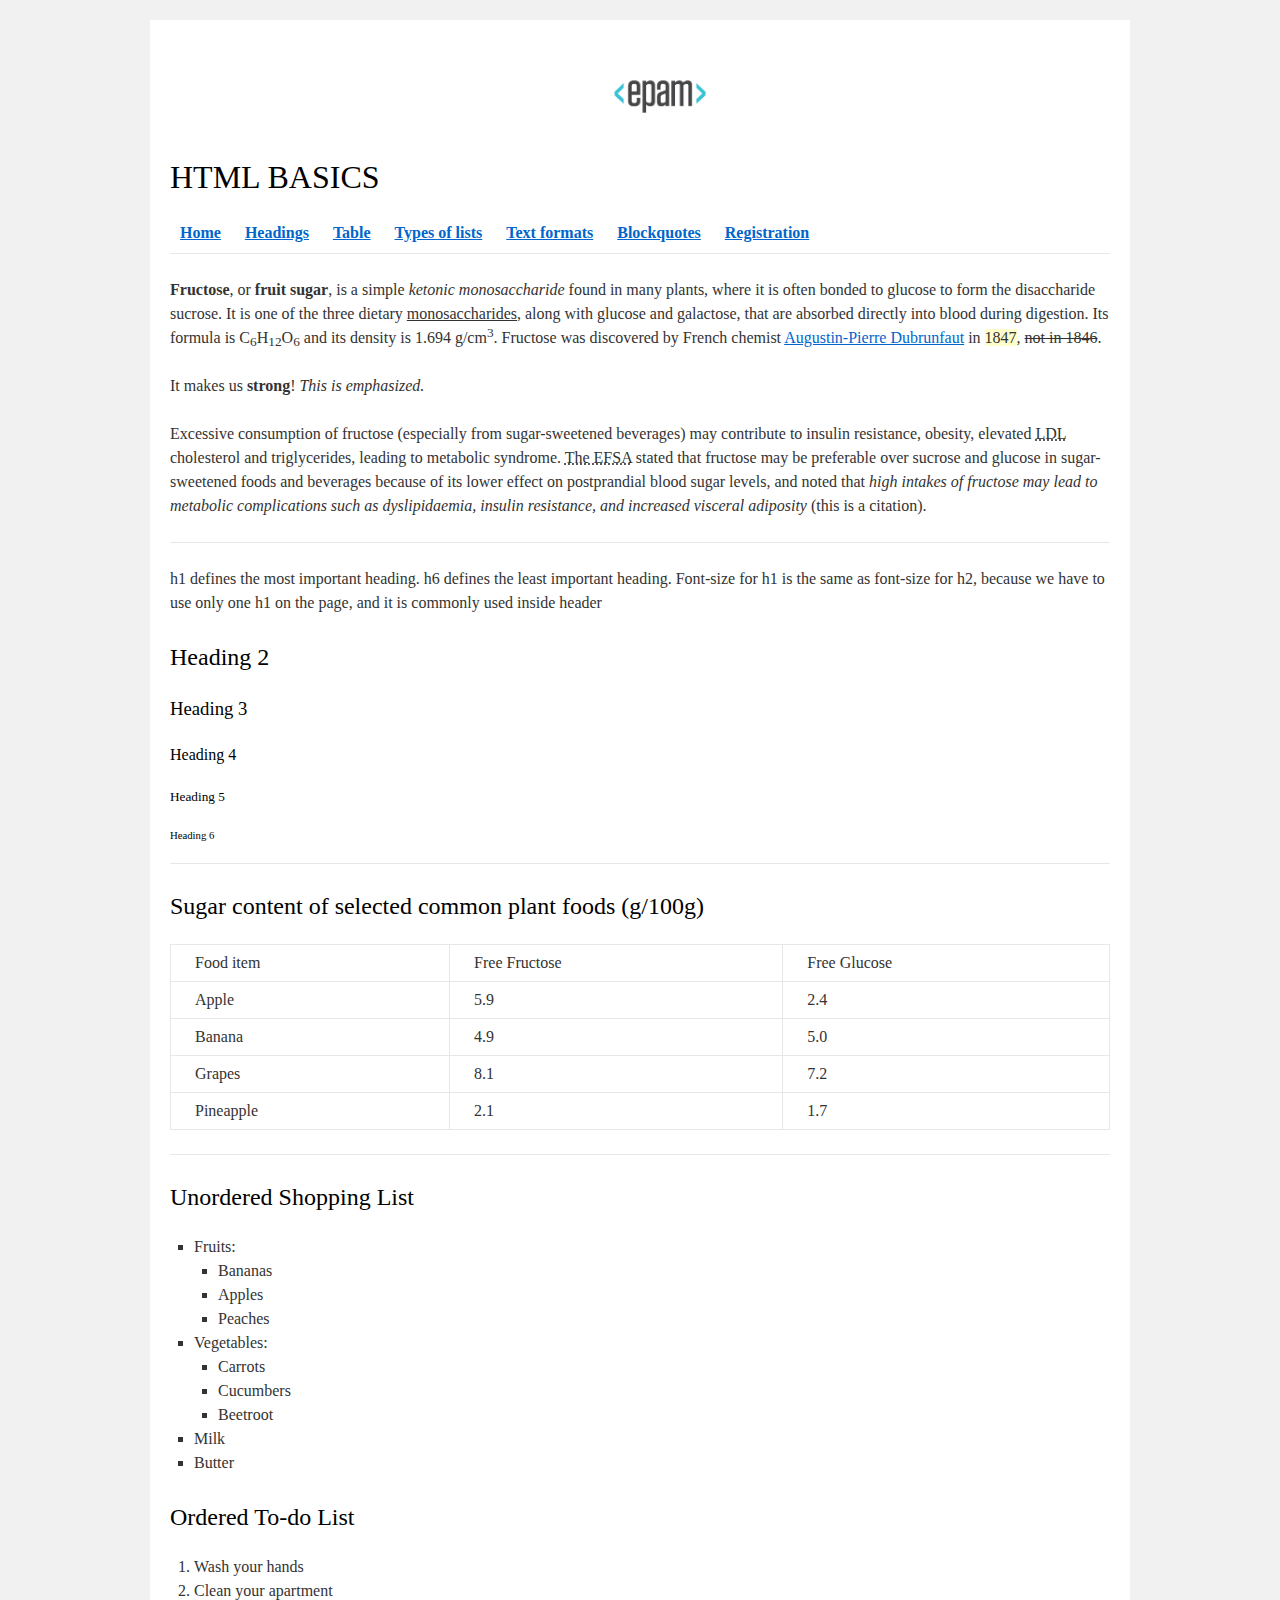
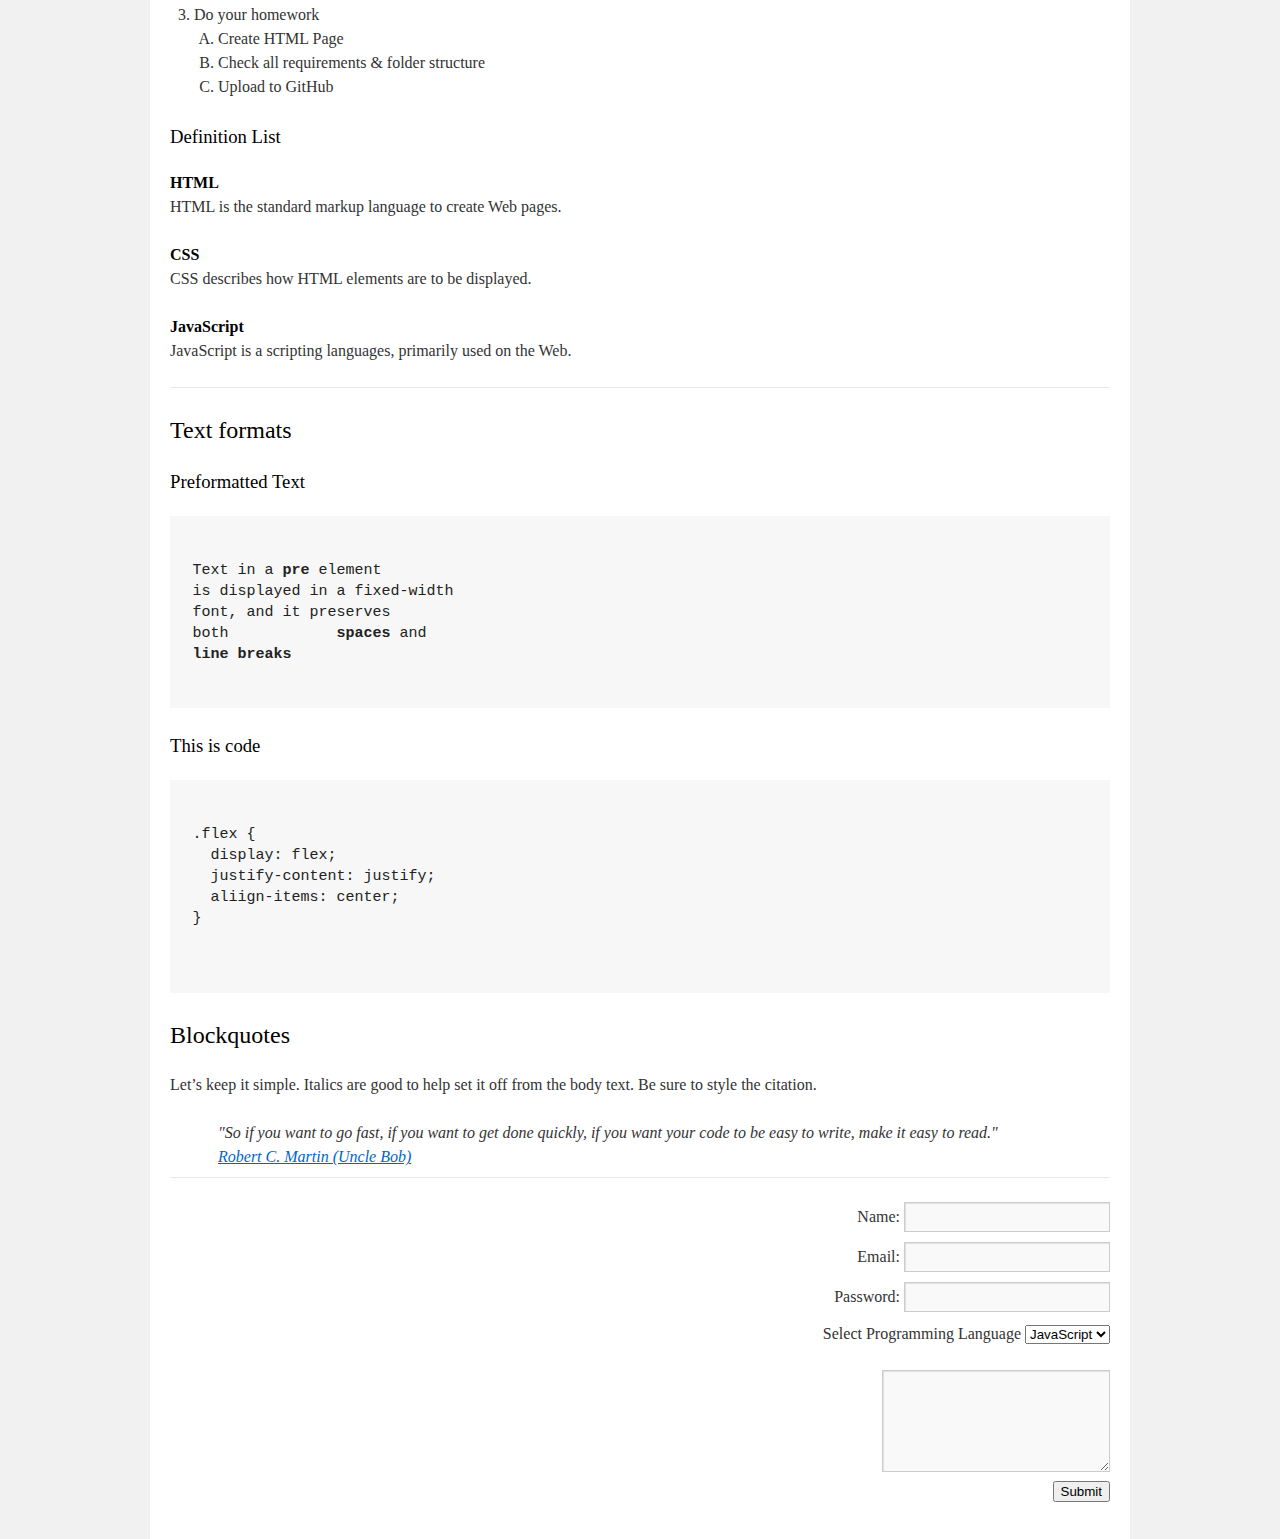
<file: FL13_HW1/homework/index.html>
<!DOCTYPE html>
<html lang="en">

<head>
  <meta charset="utf-8">
  <title>HTML Basics</title>
  <link rel="stylesheet" href="style.css">
</head>

<body>
  <div id="wrapper">
    <div id="main">
      <div id="container">
        <div id="content" role="main">
          <header>
            <img src="../homework/logo.png" alt="Epam_logo">
            <h1>HTML BASICS</h1>
            <nav>
              <a href="#home"><b>Home</b></a>
              <a href="#headings"><b>Headings</b></a>
              <a href="#table"><b>Table</b></a>
              <a href="#type-of-lists"><b>Types of lists</b></a>
              <a href="#text-formats"><b>Text formats</b></a>
              <a href="#blockquotes"><b>Blockquotes</b></a>
              <a href="#registration"><b>Registration</b></a>
            </nav>
            <hr>
          </header>
          <main>

            <section id="home">
              <p><strong>Fructose</strong>, or <strong>fruit sugar</strong>, is a simple <em>ketonic
                  monosaccharide</em> found in many plants, where it is often bonded to glucose to form the disaccharide
                sucrose. It is one of the three dietary <u>monosaccharides</u>,
                along with glucose and galactose, that are absorbed directly into blood during digestion. Its formula is
                C<sub>6</sub>H<sub>12</sub>O<sub>6</sub> and its density is 1.694 g/cm<sup>3</sup>. Fructose was
                discovered by French chemist <a href="#">Augustin-Pierre Dubrunfaut</a> in <ins>1847</ins>,
                <del>not in
                  1846</del>.
              </p>
              <p> It makes us <strong>strong</strong>! <em>This is emphasized.</em></p>

              <p>Excessive consumption of fructose (especially from sugar-sweetened beverages) may contribute to insulin
                resistance, obesity, elevated <abbr title="Low-density lipoprotein">LDL</abbr> cholesterol and
                triglycerides, leading to metabolic syndrome. <abbr title="The European Food Safety Authority">The
                  EFSA</abbr> stated that fructose may be preferable over sucrose and glucose in sugar-sweetened foods
                and beverages because of its lower effect on postprandial blood sugar levels, and noted that <cite>high
                  intakes of fructose may lead to metabolic complications such as dyslipidaemia, insulin resistance, and
                  increased visceral adiposity</cite> (this is a citation).</p>
              <hr>
            </section>

            <section id="headings">
              <p>
                h1 defines the most important heading. h6 defines the least important heading. Font-size for h1 is the
                same as font-size for h2, because we have to use only one h1 on the page, and it is commonly used inside
                header
              </p>
              <h2>Heading 2</h2>
              <h3>Heading 3</h3>
              <h4>Heading 4</h4>
              <h5>Heading 5</h5>
              <h6>Heading 6</h6>
              <hr>
            </section>

            <section id="table">
              <h2>Sugar content of selected common plant foods (g/100g)</h2>
              <table>
                <thead>
                  <tr>
                    <td>Food item</td>
                    <td>Free Fructose</td>
                    <td>Free Glucose</td>
                  </tr>
                </thead>
                <tbody>
                  <tr>
                    <td>Apple</td>
                    <td>5.9</td>
                    <td>2.4</td>
                  </tr>
                  <tr>
                    <td>Banana</td>
                    <td>4.9</td>
                    <td>5.0</td>
                  </tr>
                  <tr>
                    <td>Grapes</td>
                    <td>8.1</td>
                    <td>7.2</td>
                  </tr>
                  <tr>
                    <td>Pineapple</td>
                    <td>2.1</td>
                    <td>1.7</td>
                  </tr>
                </tbody>
              </table>
              <hr>
            </section>

            <section id="type-of-lists">
              <h2>Unordered Shopping List</h2>
              <ul>
                <li>Fruits:
                  <ul>
                    <li>Bananas</li>
                    <li>Apples</li>
                    <li>Peaches</li>
                  </ul>
                </li>
                <li>Vegetables:
                  <ul>
                    <li>Carrots</li>
                    <li>Cucumbers</li>
                    <li>Beetroot</li>
                  </ul>
                </li>
                <li>Milk</li>
                <li>Butter</li>
              </ul>
              <h2>Ordered To-do List</h2>
              <ol>
                <li>Wash your hands</li>
                <li>Clean your apartment</li>
                <li>Do your homework
                  <ol>
                    <li>Create HTML Page</li>
                    <li>Check all requirements & folder structure</li>
                    <li>Upload to GitHub</li>
                  </ol>
                </li>
              </ol>
              <h3>Definition List</h3>
              <dl>
                <dt>HTML</dt>
                <dd>HTML is the standard markup language to create Web pages.</dd>
                <dt>CSS</dt>
                <dd>CSS describes how HTML elements are to be displayed.</dd>
                <dt>JavaScript</dt>
                <dd>JavaScript is a scripting languages, primarily used on the Web.</dd>
              </dl>
              <hr>
            </section>
            <section id="text-formats">
              <h2>Text formats</h2>
              <h3>Preformatted Text</h3>
              <pre>

Text in a <b>pre</b> element
is displayed in a fixed-width
font, and it preserves
both            <b>spaces</b> and
<b>line breaks</b>
              </pre>
              <h3>This is code</h3>
              <pre>

.flex {
  display: flex;
  justify-content: justify;
  aliign-items: center;
}


</pre>
            </section>

            <section id="blockquotes">
              <h2>Blockquotes</h2>
              <p>Let’s keep it simple. Italics are good to help set it off from the body text. Be sure to style the
                citation.</p>
              <blockquote>
                "So if you want to go fast, if you want to get done quickly, if you want your code to be easy to write,
                make it easy to read."<br>
                <a href="#">Robert C. Martin (Uncle Bob)</a>
              </blockquote>
              <hr>
            </section>

            <section id="registration">
              <form action="#" method="get">
                <label for="name">
                  Name: <input type="text" id="name" required><br>
                </label>
                <label for="email">
                  Email: <input type="email" id="email" required><br>
                </label>
                <label for="password">
                  Password: <input type="password" id="password" required><br>
                </label>
                <label>Select Programming Language
                  <select id="choose">
                    <option value="javascript">JavaScript</option>
                    <option value="html">HTML</option>
                    <option value="css">CSS</option>
                  </select><br><br>
                </label>
                <label>
                  <textarea cols="23" rows="4"></textarea><br>
                </label>
                <button type="submit">Submit</button>
              </form>
            </section>

          </main>
        </div>
      </div>
    </div>
  </div>
</body>

</html>
</file>
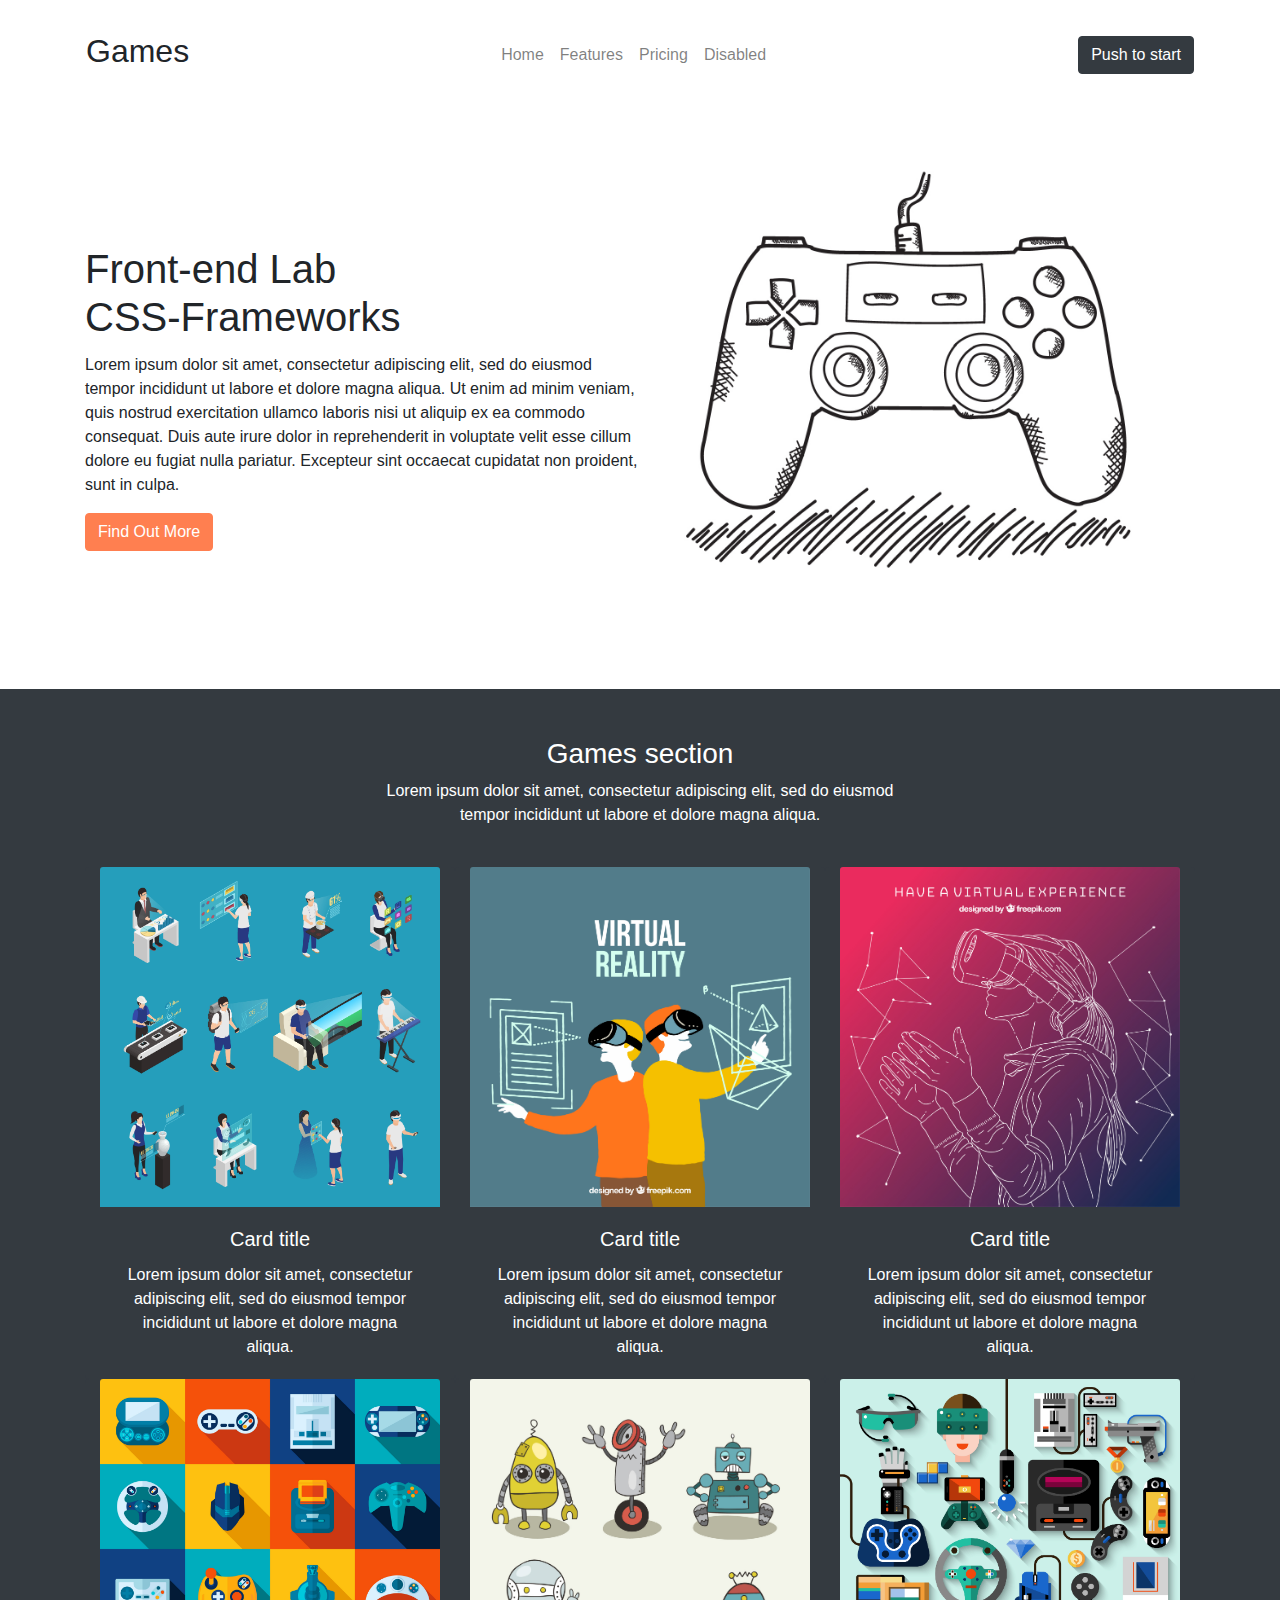
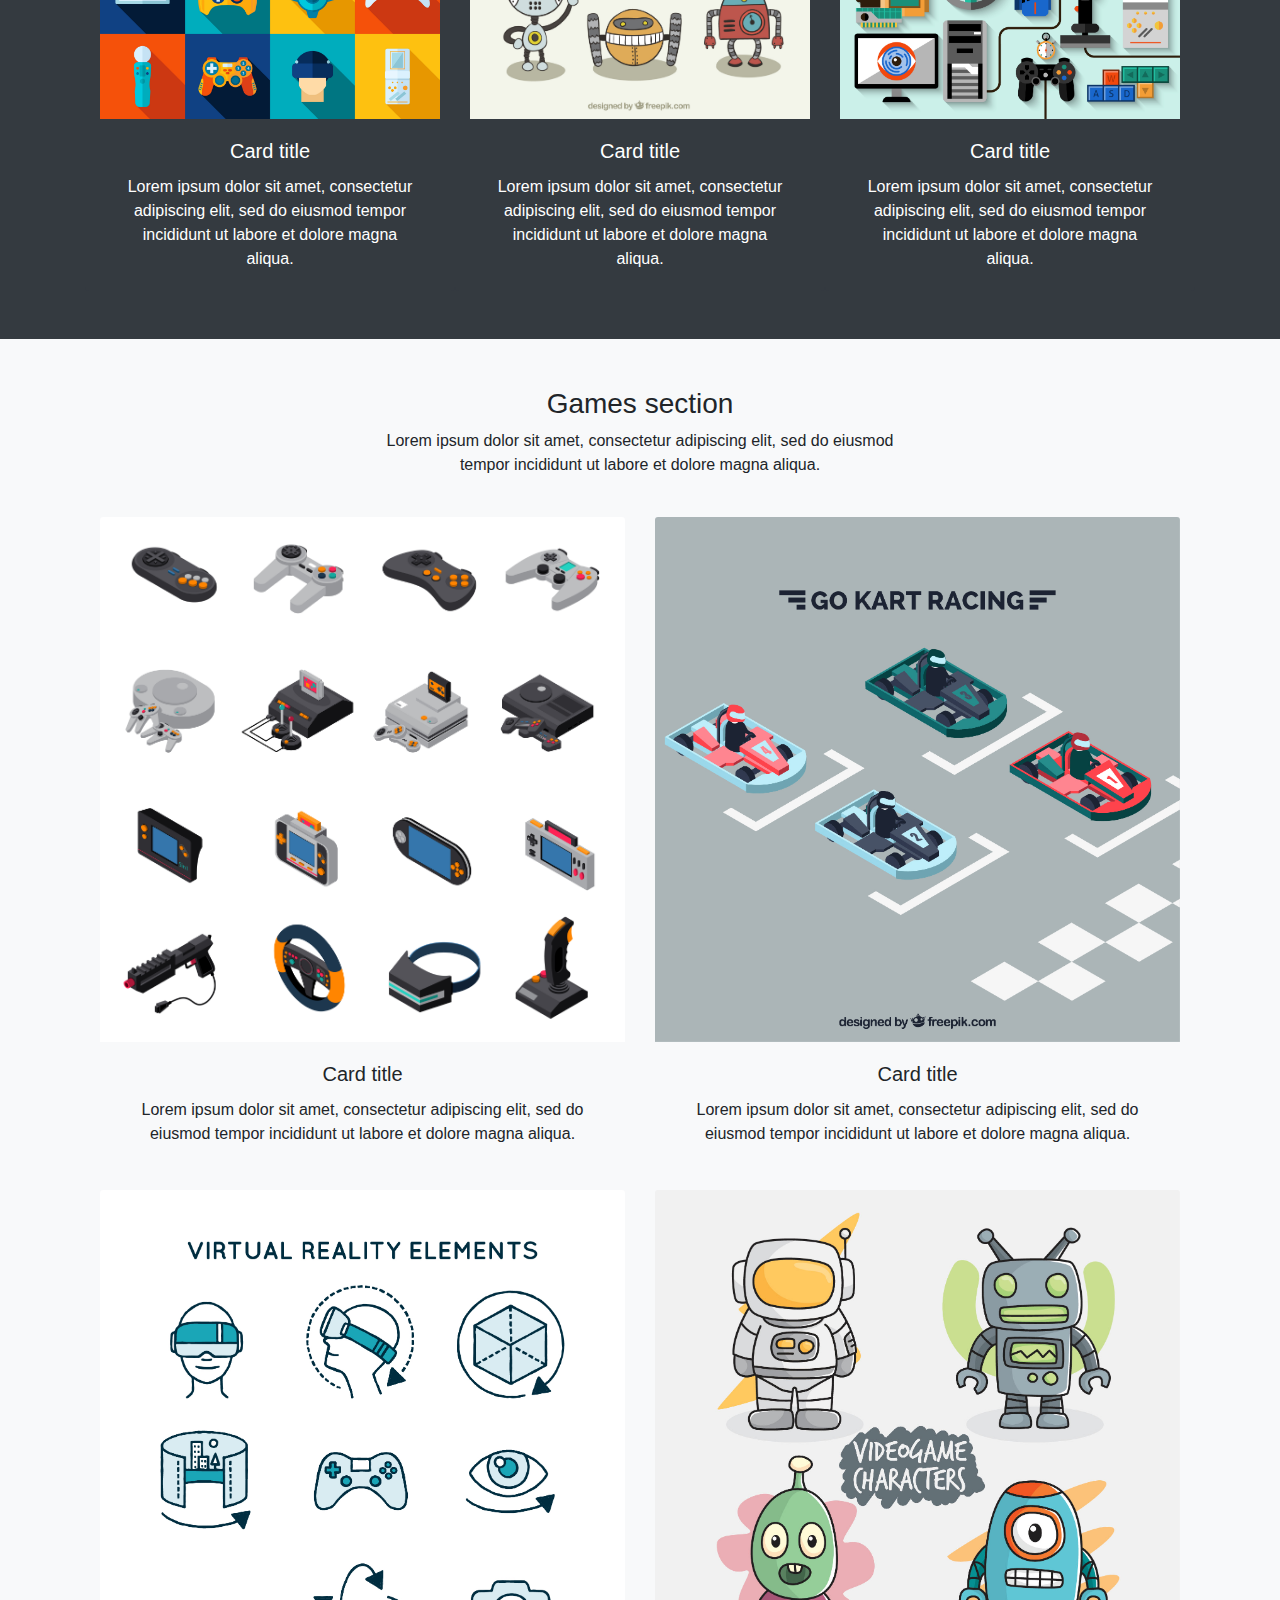
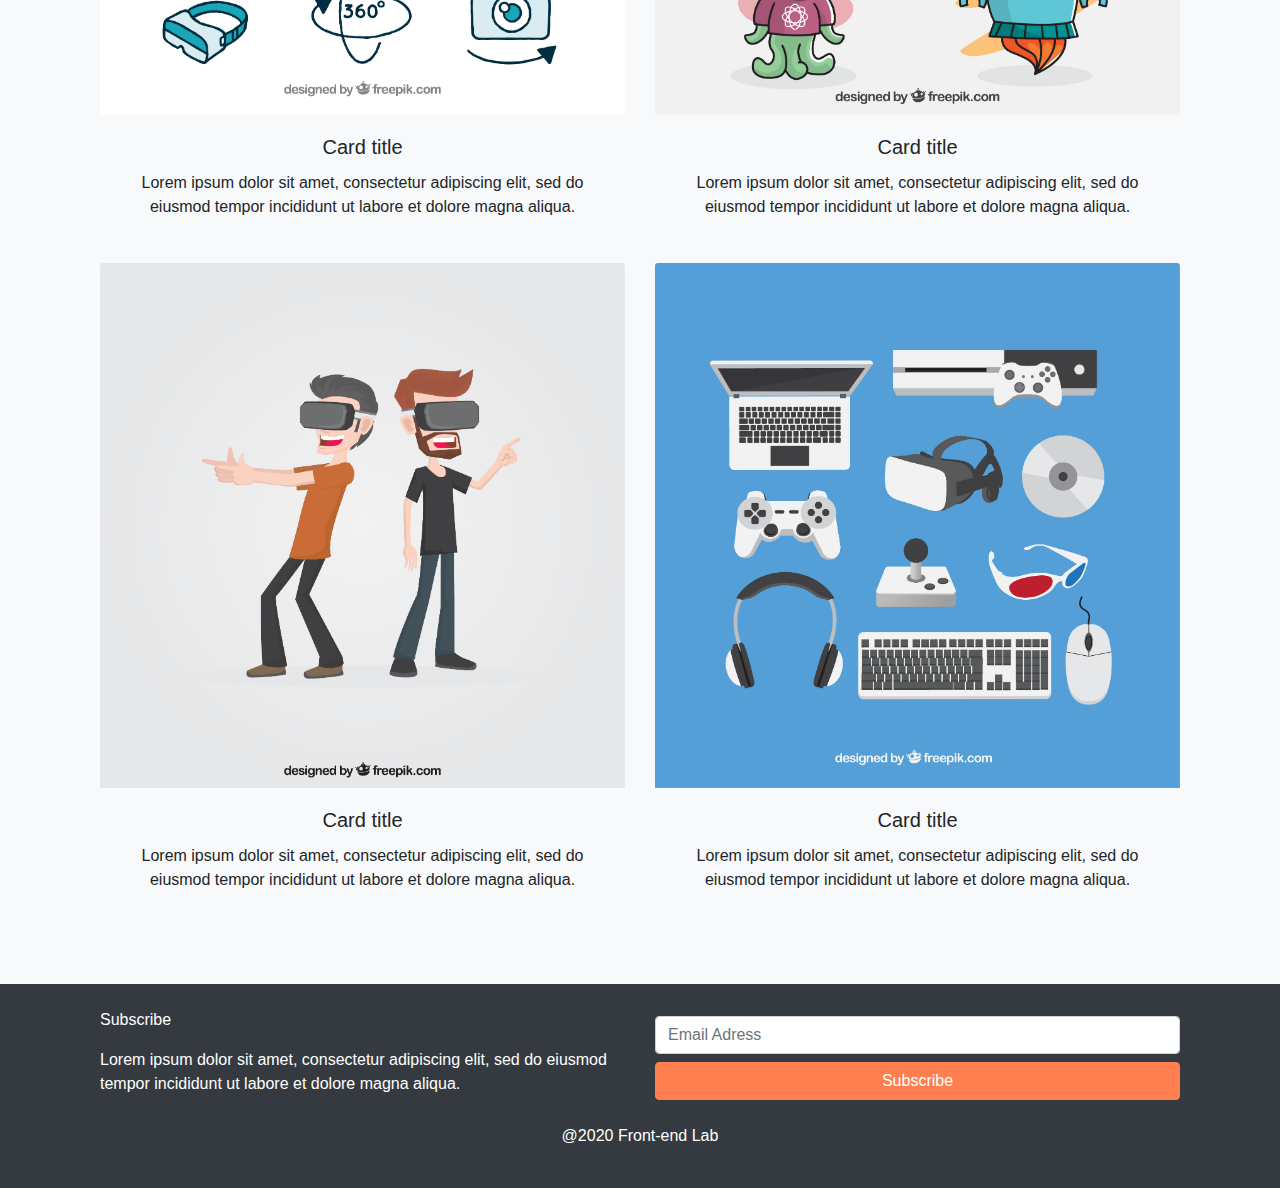
<file: FL13_HW13/homework/index.html>
<!DOCTYPE html>
<html lang="zxx">

<head>
    <meta charset="UTF-8">
    <meta name="viewport" content="width=device-width, initial-scale=1.0">
    <title>Document</title>
    <link rel="stylesheet" href="https://stackpath.bootstrapcdn.com/bootstrap/4.4.1/css/bootstrap.min.css"
        integrity="sha384-Vkoo8x4CGsO3+Hhxv8T/Q5PaXtkKtu6ug5TOeNV6gBiFeWPGFN9MuhOf23Q9Ifjh" crossorigin="anonymous">
    <link rel="stylesheet" href="./css/styles.css">
</head>

<body>
    <nav class="container navbar navbar-expand-lg navbar-light mt-4">
        <h2>Games</h2>
        <button class="navbar-toggler btn btn-outline-secondary" type="button" data-toggle="collapse"
            data-target="#navbarNavDropdown" aria-controls="navbarNavDropdown" aria-expanded="false"
            aria-label="Toggle navigation">
            <span class="navbar-toggler-icon"></span>
        </button>
        <div class="collapse navbar-collapse justify-content-end" id="navbarNavDropdown">
            <ul class="navbar-nav text-right m-auto">
                <li class="nav-item">
                    <a class="nav-link" href="#">Home</a>
                </li>
                <li class="nav-item">
                    <a class="nav-link" href="#">Features</a>
                </li>
                <li class="nav-item">
                    <a class="nav-link" href="#">Pricing</a>
                </li>
                <li class="nav-item">
                    <a class="nav-link" href="#">Disabled</a>
                </li>
            </ul>
            <button type="button" class="btn btn-dark">Push to start</button>
        </div>
    </nav>
    <div class="container my-4">
        <div class="card border-0">
            <div class="row no-gutters flex-row-reverse align-items-center">
                <div class="col-md-6">
                    <img src="./assets/hero-5.jpg" class="card-img h-100" alt="img">
                </div>
                <div class="col-md-6">
                    <div class="card-body p-0 mt-4">
                        <h1 class="card-title align-top">Front-end Lab <span class="text-nowrap">CSS-Frameworks</span>
                        </h1>
                        <p class="card-text">Lorem ipsum dolor sit amet, consectetur adipiscing elit, sed do eiusmod
                            tempor
                            incididunt ut labore et dolore magna aliqua. Ut enim ad minim veniam, quis nostrud
                            exercitation ullamco
                            laboris nisi ut aliquip ex ea commodo consequat. Duis aute irure dolor in reprehenderit in
                            voluptate velit
                            esse cillum dolore eu fugiat nulla pariatur. Excepteur sint occaecat cupidatat non proident,
                            sunt in
                            culpa.</p>
                        <a href="#" class="btn btn-primary btn-content btn-xs align-text-bottom">Find Out More</a>
                    </div>
                </div>
            </div>
        </div>
    </div>
    <section class="bg-dark">
        <div class="container py-4">
            <div class="row">
                <div class="mx-auto col-lg-6 col-md-12 m-auto py-4">
                    <h3 class="text-center text-white">Games section</h3>
                    <p class="text-center text-white">Lorem ipsum dolor sit amet, consectetur adipiscing elit, sed do
                        eiusmod
                        tempor
                        incididunt ut labore et dolore magna aliqua.</p>
                </div>
            </div>
            <div class="container-fluid m-0 mb-4">
                <div class="row">
                    <div class="card bg-dark col col-md-6 col-lg-4 border-0">
                        <img src="./assets/1.jpg" class="card-img-top" alt="img">
                        <div class="card-body bg-dark">
                            <h5 class="card-title text-white text-center">Card title</h5>
                            <p class="card-text text-white text-center">Lorem ipsum dolor sit amet, consectetur
                                adipiscing elit, sed
                                do
                                eiusmod tempor
                                incididunt ut labore et dolore magna aliqua.</p>
                        </div>
                    </div>
                    <div class="card bg-dark col-xs col-md-6 col-lg-4 border-0">
                        <img src="./assets/2.jpg" class="card-img-top" alt="img">
                        <div class="card-body bg-dark">
                            <h5 class="card-title text-white text-center">Card title</h5>
                            <p class="card-text text-white text-center">Lorem ipsum dolor sit amet, consectetur
                                adipiscing elit, sed
                                do
                                eiusmod tempor
                                incididunt ut labore et dolore magna aliqua.</p>
                        </div>
                    </div>
                    <div class="card bg-dark col-xs col-md-6 col-lg-4 border-0">
                        <img src="./assets/3.jpg" class="card-img-top" alt="img">
                        <div class="card-body bg-dark">
                            <h5 class="card-title text-white text-center">Card title</h5>
                            <p class="card-text text-white text-center">Lorem ipsum dolor sit amet, consectetur
                                adipiscing elit, sed
                                do
                                eiusmod tempor
                                incididunt ut labore et dolore magna aliqua.</p>
                        </div>
                    </div>
                    <div class="card bg-dark col-xs col-md-6 col-lg-4 border-0">
                        <img src="./assets/4.jpg" class="card-img-top" alt="img">
                        <div class="card-body bg-dark">
                            <h5 class="card-title text-white text-center">Card title</h5>
                            <p class="card-text text-white text-center">Lorem ipsum dolor sit amet, consectetur
                                adipiscing elit, sed
                                do
                                eiusmod tempor
                                incididunt ut labore et dolore magna aliqua.</p>
                        </div>
                    </div>
                    <div class="card bg-dark col-xs col-md-6 col-lg-4 border-0">
                        <img src="./assets/5.jpg" class="card-img-top" alt="img">
                        <div class="card-body bg-dark">
                            <h5 class="card-title text-white text-center">Card title</h5>
                            <p class="card-text text-white text-center">Lorem ipsum dolor sit amet, consectetur
                                adipiscing elit, sed
                                do
                                eiusmod tempor
                                incididunt ut labore et dolore magna aliqua.</p>
                        </div>
                    </div>
                    <div class="card bg-dark col-xs col-md-6 col-lg-4 border-0">
                        <img src="./assets/6.jpg" class="card-img-top" alt="img">
                        <div class="card-body bg-dark">
                            <h5 class="card-title text-white text-center">Card title</h5>
                            <p class="card-text text-white text-center">Lorem ipsum dolor sit amet, consectetur
                                adipiscing elit, sed
                                do
                                eiusmod tempor
                                incididunt ut labore et dolore magna aliqua.</p>
                        </div>
                    </div>
                </div>
            </div>
        </div>
    </section>
    <section class="bg-light">
        <div class="container py-4">
            <div class="row">
                <div class="mx-auto col-lg-6 col-md-12 m-auto py-4">
                    <h3 class="text-center">Games section</h3>
                    <p class="text-center">Lorem ipsum dolor sit amet, consectetur adipiscing elit, sed do eiusmod
                        tempor
                        incididunt ut labore et dolore magna aliqua.</p>
                </div>
            </div>
            <div class="container-fluid m-0 mb-4  mx-auto">
                <div class="row">
                    <div class="card col-md-12 bg-light pb-4 col-lg-6 border-0">
                        <img src="./assets/7.jpg" class="card-img-top" alt="img">
                        <div class="card-body">
                            <h5 class="card-title text-center">Card title</h5>
                            <p class="card-text text-center">Lorem ipsum dolor sit amet, consectetur adipiscing elit,
                                sed do eiusmod
                                tempor incididunt ut labore et dolore magna aliqua.</p>
                        </div>
                    </div>
                    <div class="card col-lg-6 col-md-12 bg-light pb-4 border-0">
                        <img src="./assets/8.jpg" class="card-img-top" alt="img">
                        <div class="card-body">
                            <h5 class="card-title text-center">Card title</h5>
                            <p class="card-text text-center">Lorem ipsum dolor sit amet, consectetur adipiscing elit,
                                sed do eiusmod
                                tempor incididunt ut labore et dolore magna aliqua.</p>
                        </div>
                    </div>
                    <div class="card col-lg-6 col-md-12 bg-light pb-4 border-0">
                        <img src="./assets/9.jpg" class="card-img-top" alt="img">
                        <div class="card-body">
                            <h5 class="card-title text-center">Card title</h5>
                            <p class="card-text text-center">Lorem ipsum dolor sit amet, consectetur adipiscing elit,
                                sed do eiusmod
                                tempor
                                incididunt ut labore et dolore magna aliqua.</p>
                        </div>
                    </div>
                    <div class="card col-lg-6 col-md-12 bg-light pb-4 border-0">
                        <img src="./assets/10.jpg" class="card-img-top" alt="img">
                        <div class="card-body">
                            <h5 class="card-title text-center">Card title</h5>
                            <p class="card-text text-center">Lorem ipsum dolor sit amet, consectetur adipiscing elit,
                                sed do eiusmod
                                tempor
                                incididunt ut labore et dolore magna aliqua.</p>
                        </div>
                    </div>
                    <div class="card col-lg-6 col-md-12 bg-light pb-4 border-0">
                        <img src="./assets/11.jpg" class="card-img-top" alt="img">
                        <div class="card-body">
                            <h5 class="card-title text-center">Card title</h5>
                            <p class="card-text text-center">Lorem ipsum dolor sit amet, consectetur adipiscing elit,
                                sed do eiusmod
                                tempor
                                incididunt ut labore et dolore magna aliqua.</p>
                        </div>
                    </div>
                    <div class="card col-lg-6 col-md-12 bg-light pb-4 border-0">
                        <img src="./assets/12.jpg" class="card-img-top" alt="img">
                        <div class="card-body">
                            <h5 class="card-title text-center">Card title</h5>
                            <p class="card-text text-center">Lorem ipsum dolor sit amet, consectetur adipiscing elit,
                                sed do eiusmod
                                tempor
                                incididunt ut labore et dolore magna aliqua.</p>
                        </div>
                    </div>
                </div>
            </div>
        </div>
    </section>
    <footer class="bg-dark">
        <div class="container py-4">
            <div class="row  mx-auto mb-4">
                <div class="col-lg-6 col-md-12">
                    <p class="text-white">Subscribe</p>
                    <p class="text-white m-0">Lorem ipsum dolor sit amet, consectetur adipiscing elit, sed do eiusmod
                        tempor
                        incididunt
                        ut labore et dolore magna aliqua.</p>
                </div>
                <div class="col-lg-6 col-md-12">
                    <form class="h-100 d-flex flex-column justify-content-between">
                        <input type="email" class="form-control my-2" id="exampleInputEmail1"
                            placeholder="Email Adress">
                        <button type="submit" class="btn btn-primary btn-content">Subscribe</button>
                    </form>
                </div>
            </div>
            <p class="text-white text-center">@2020 Front-end Lab</p>
        </div>
    </footer>
    <script src="https://code.jquery.com/jquery-3.2.1.slim.min.js"
        integrity="sha384-KJ3o2DKtIkvYIK3UENzmM7KCkRr/rE9/Qpg6aAZGJwFDMVNA/GpGFF93hXpG5KkN" crossorigin="anonymous">
        </script>
    <script src="https://cdnjs.cloudflare.com/ajax/libs/popper.js/1.12.9/umd/popper.min.js"
        integrity="sha384-ApNbgh9B+Y1QKtv3Rn7W3mgPxhU9K/ScQsAP7hUibX39j7fakFPskvXusvfa0b4Q" crossorigin="anonymous">
        </script>
    <script src="https://maxcdn.bootstrapcdn.com/bootstrap/4.0.0/js/bootstrap.min.js"
        integrity="sha384-JZR6Spejh4U02d8jOt6vLEHfe/JQGiRRSQQxSfFWpi1MquVdAyjUar5+76PVCmYl" crossorigin="anonymous">
        </script>
</body>

</html>
</file>
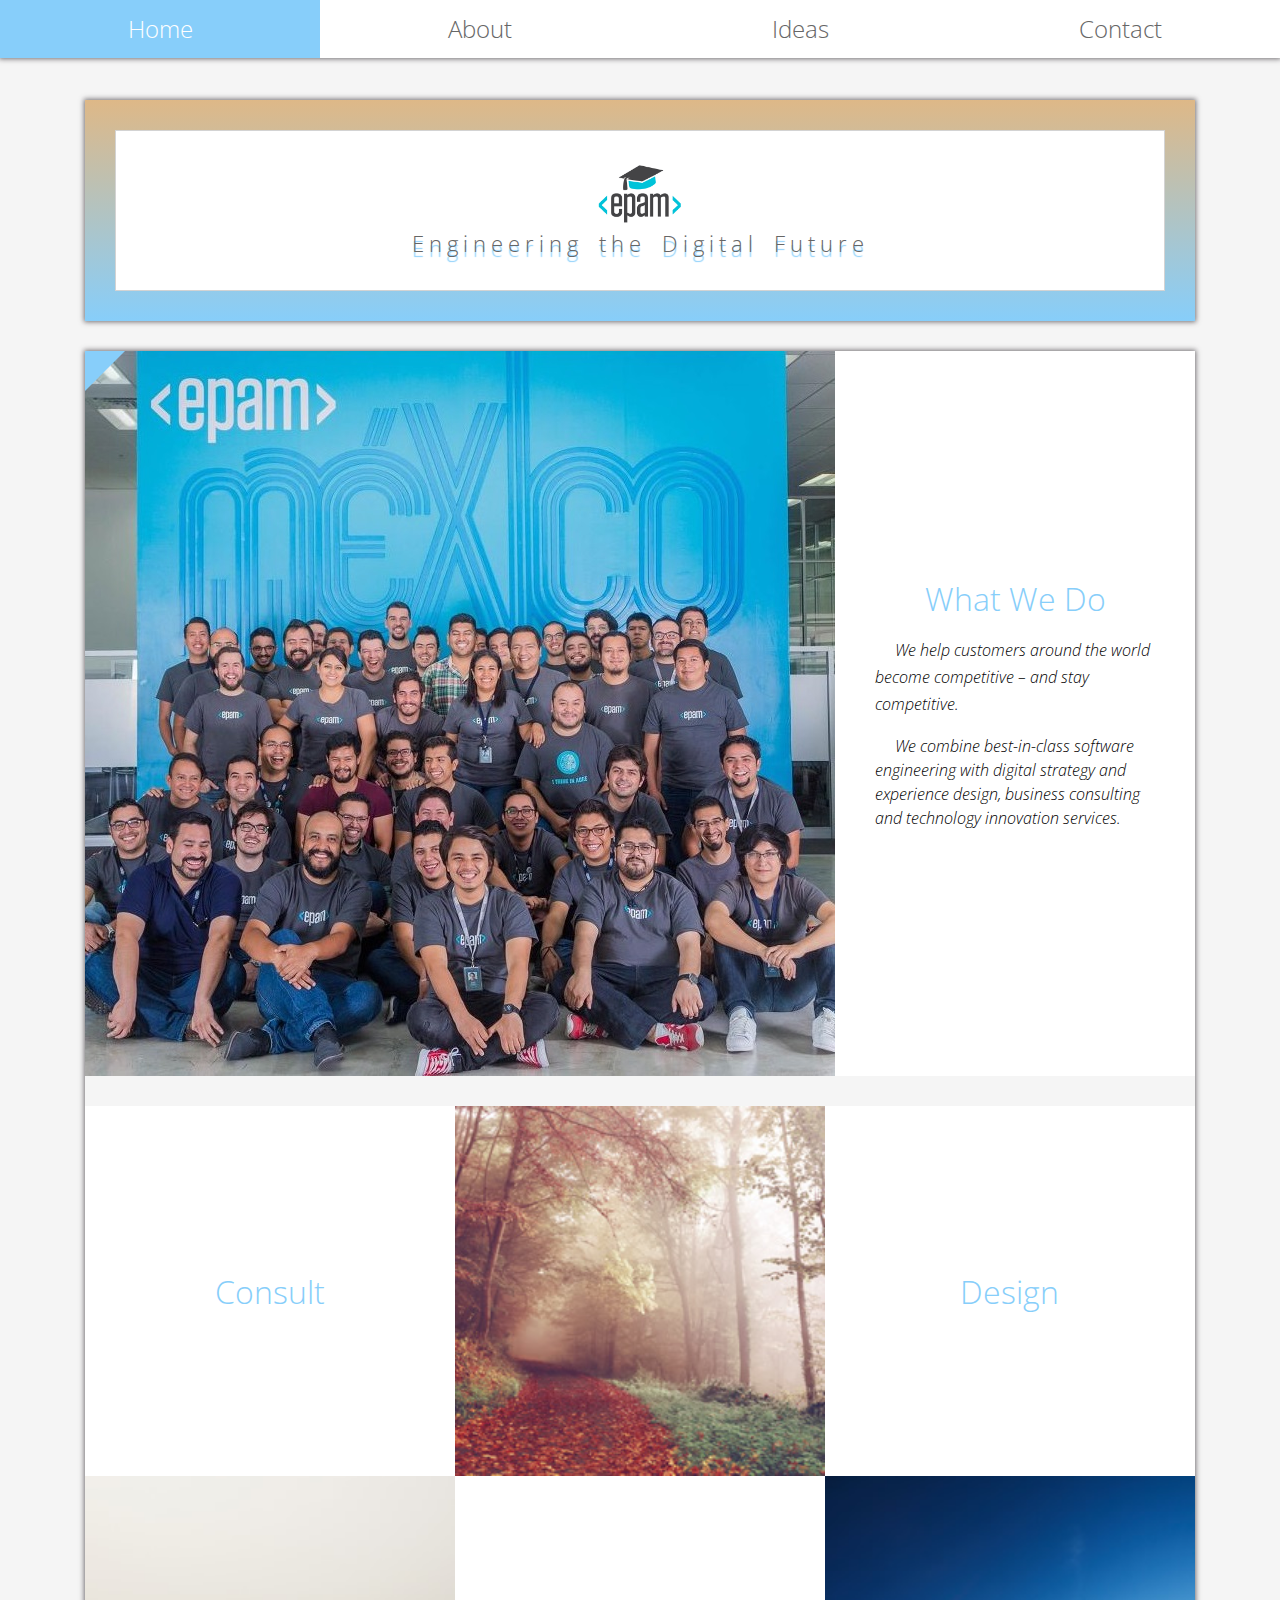
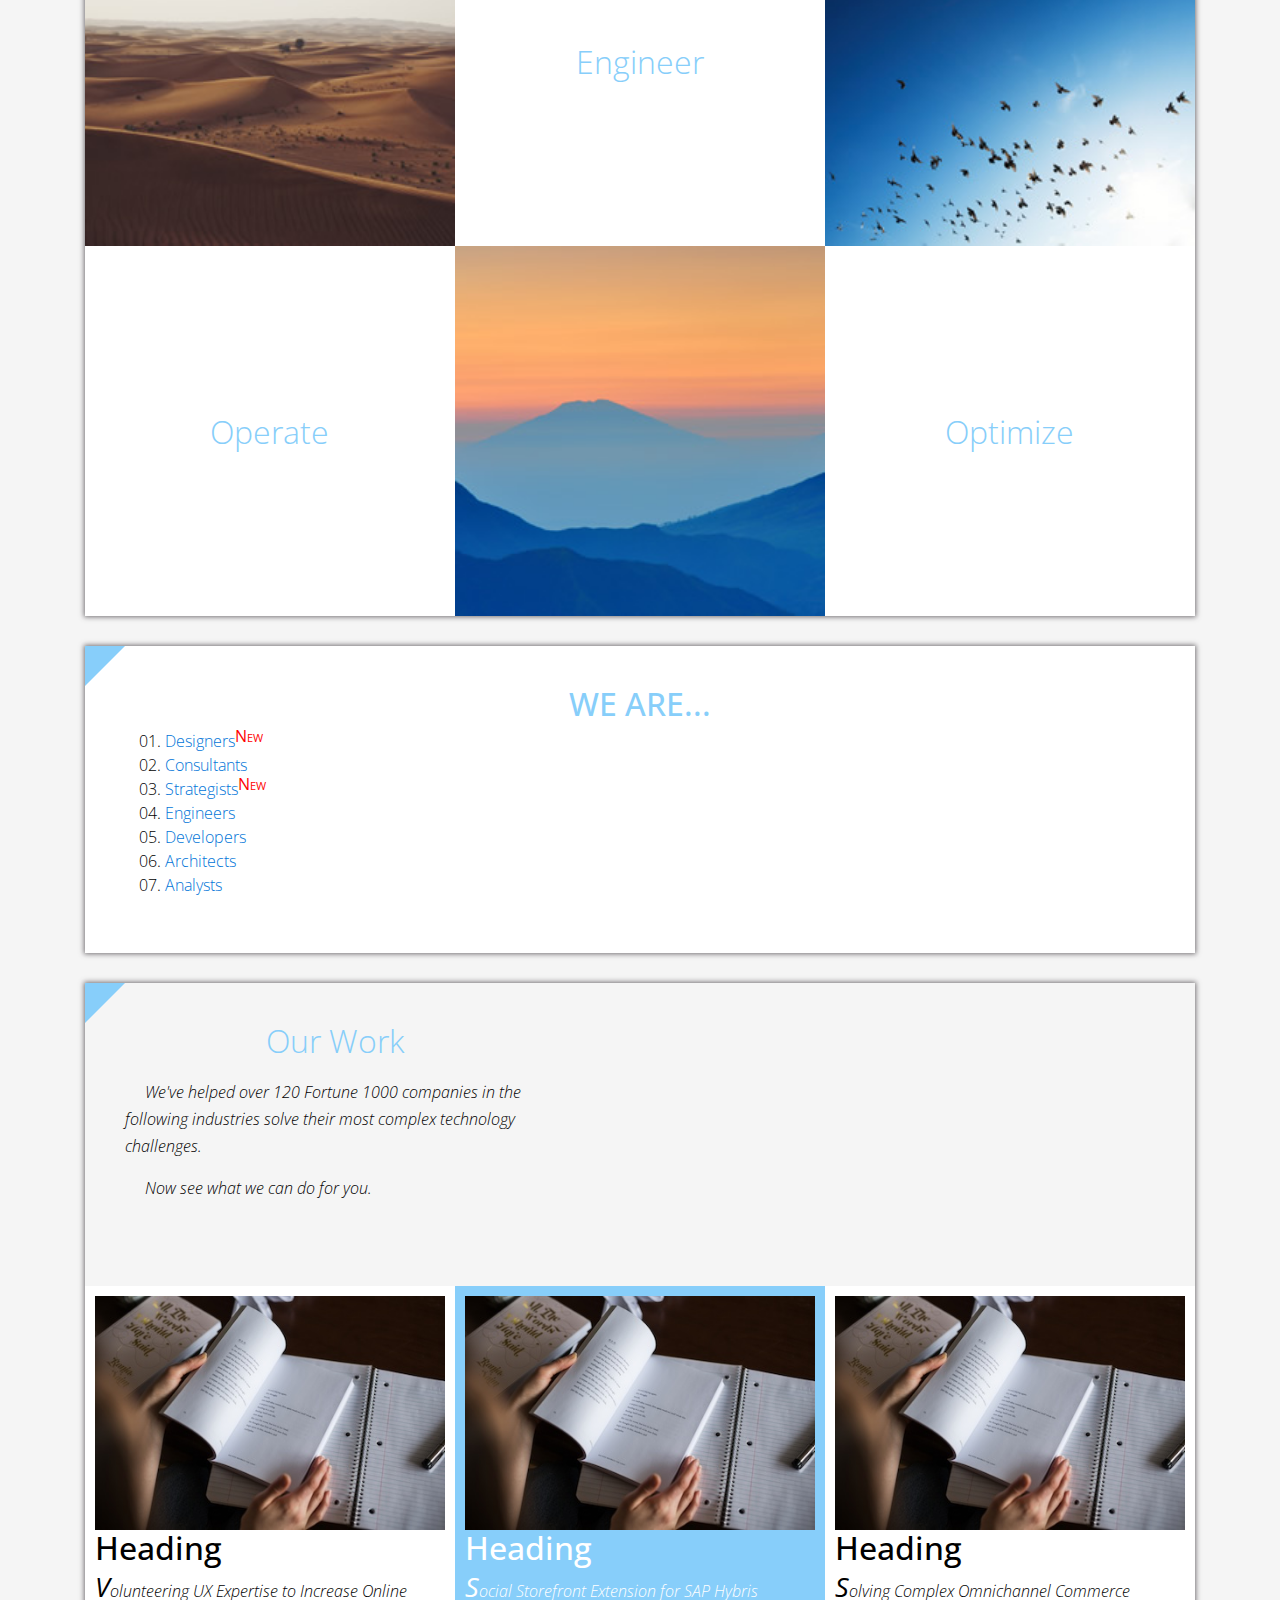
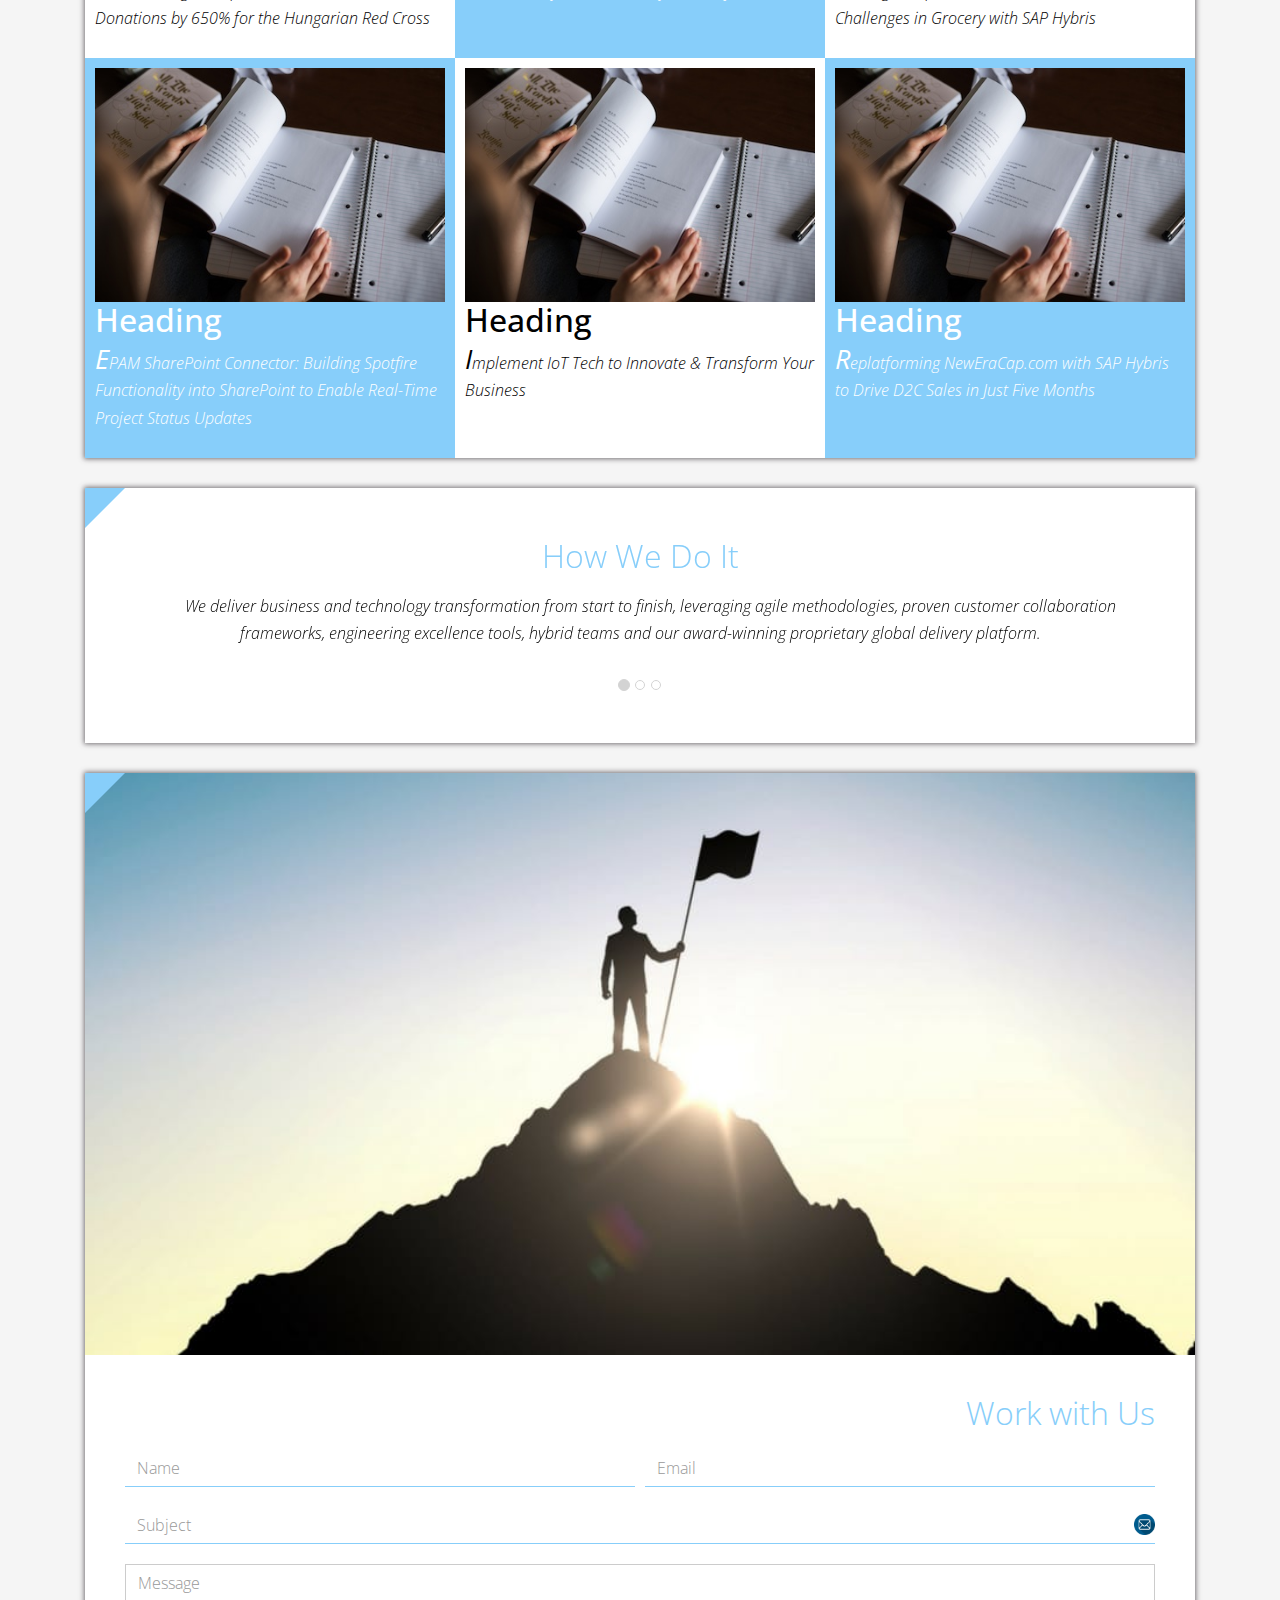
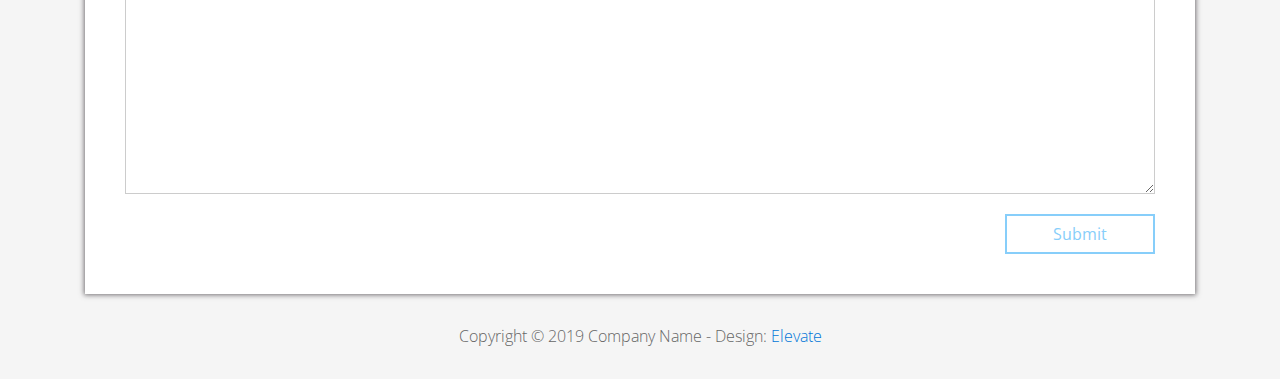
<file: FL13_HW2/homework/index.html>
<!DOCTYPE html>
<html lang="en">
<head>
  <meta charset="utf-8">
  <meta http-equiv="X-UA-Compatible" content="IE=edge">
  <meta name="viewport" content="width=device-width, initial-scale=1">

  <title>CSS Basics HW</title>



  <!-- load stylesheets -->
  <link rel="stylesheet" href="http://fonts.googleapis.com/css?family=Open+Sans:300,400">
  <!-- Google web font "Open Sans" -->
  <link rel="stylesheet" href="css/bootstrap.min.css">
  <!-- Bootstrap style -->
  <link rel="stylesheet" href="css/general.css">
  <link rel="stylesheet" href="css/style.css">
  <!-- Templatemo style -->
</head>

<body>
<div class="container">

  <div class="tm-sidebar">
    <nav class="tm-main-nav">
      <ul>
        <li class="tm-nav-item"><a href="#home" class="tm-nav-item-link">Home</a></li>
        <li class="tm-nav-item"><a href="#about" class="tm-nav-item-link">About</a></li>
        <li class="tm-nav-item"><a href="#ideas" class="tm-nav-item-link">Ideas</a></li>
        <li class="tm-nav-item"><a href="#contact" class="tm-nav-item-link">Contact</a></li>
      </ul>
    </nav>
  </div>

  <div class="tm-main-content">

    <div id="home" class="tm-content-box tm-content-header margin-b-10">
      <div class="tm-banner">
        <div class="tm-banner-inner">
          <img src="img/epam_logo.png" width="100" alt="">
          <p class="tm-banner-text">Engineering the Digital Future</p>
        </div>
      </div>
    </div>

    <section>
      <div class="tm-content-box flex-2-col">

        <div class="padding-medium flex-item tm-team-description-container flex-item">
          <h2 class="tm-section-title">What We Do</h2>
          <p class="tm-section-description">We help customers around the world become competitive – and stay competitive.</p>
          <p class="tm-section-description"> We combine best-in-class software engineering with digital strategy and experience design, business consulting and technology innovation services.</p>
        </div>
        <div class="flex-item tm-team-img">
          <img src="img/epam-mexico.jpg" alt="epam-mexico">
        </div>

      </div>

      <div id="about" class="tm-content-box">

        <ul class="boxes gallery-container">
          <li class="box box-bg">
            <h2 class="tm-section-title tm-section-title-box tm-box-bg-title">Consult</h2>
          </li>
          <li class="box">
            <a href="img/idea-large-01.jpg">
              <img src="img/idea-01.jpg" alt="Image" class="img-fluid thumbnail box-img">
            </a>
          </li>
          <li class="box box-bg">
            <h2 class="tm-section-title tm-section-title-box tm-box-bg-title">Design</h2>
          </li>
          <li class="box">
            <a href="img/idea-large-02.jpg">
              <img src="img/idea-02.jpg" alt="Image" class="img-fluid thumbnail box-img">
            </a>
          </li>
          <li class="box box-bg">
            <h2 class="tm-section-title tm-section-title-box tm-box-bg-title">Engineer</h2>
          </li>
          <li class="box">
            <a href="img/idea-large-03.jpg">
              <img src="img/idea-03.jpg" alt="Image" class="img-fluid thumbnail box-img">
            </a>
          </li>
          <li class="box box-bg">
            <h2 class="tm-section-title tm-section-title-box tm-box-bg-title">Operate</h2>
          </li>
          <li class="box">
            <a href="img/idea-large-04.jpg">
              <img src="img/idea-04.jpg" alt="Image" class="img-fluid thumbnail box-img">
            </a>
          </li>
          <li class="box box-bg">
            <h2 class="tm-section-title tm-section-title-box tm-box-bg-title">Optimize</h2>
          </li>
        </ul>

      </div>

    </section>

    <!-- slider -->
    <section class="heading tm-content-box">
      <div class="padding-medium">
        <h2> WE ARE...</h2>
        <ol>
          <li><a href="index.html" class="text">Designers</a></li>
          <li><a href="index.html">Consultants</a></li>
          <li><a href="#" class="text">Strategists</a></li>
          <li><a href="#">Engineers</a></li>
          <li><a href="#">Developers</a></li>
          <li><a href="#">Architects</a></li>
          <li><a href="#">Analysts</a></li>
        </ol>
      </div>
    </section>

    <section class="blocks">
      <div class="padding-medium flex-item tm-team-description-container">
        <h2 class="tm-section-title">Our Work</h2>
        <p class="tm-section-description">We've helped over 120 Fortune 1000 companies in the following industries solve their most complex technology challenges. </p>
        <p class="tm-section-description"> Now see what we can do for you.</p>
      </div>
      <div class="tm-content-box flex-2-col">
      </div>
      <div  class="tm-content-box">
        <ul class="boxes gallery-container">
          <li class="box box-work">
            <img src="img/study.jpeg" alt="Image" class="img-fluid">
            <div>
              <h2>Heading</h2>
              <p>Volunteering UX Expertise to Increase Online Donations by 650% for the Hungarian Red Cross</p>
            </div>
          </li>
          <li class="box box-work">
            <img src="img/study.jpeg" alt="Image" class="img-fluid">
            <div>
              <h2>Heading</h2>
              <p>Social Storefront Extension for SAP Hybris</p>
            </div>
          </li>
          <li class="box box-work">
            <img src="img/study.jpeg" alt="Image" class="img-fluid">
            <div>
              <h2>Heading</h2>
              <p>Solving Complex Omnichannel Commerce Challenges in Grocery with SAP Hybris</p>
            </div>
          </li>
          <li class="box box-work">
            <img src="img/study.jpeg" alt="Image" class="img-fluid">
            <div>
              <h2>Heading</h2>
              <p>EPAM SharePoint Connector: Building Spotfire Functionality into SharePoint to Enable Real-Time Project Status Updates</p>
            </div>
          </li>
          <li class="box box-work">
            <img src="img/study.jpeg" alt="Image" class="img-fluid">
            <div>
              <h2>Heading</h2>
              <p>Implement IoT Tech to Innovate &amp; Transform Your Business</p>
            </div>
          </li>
          <li class="box box-work">
            <img src="img/study.jpeg" alt="Image" class="img-fluid">
            <div>
              <h2>Heading</h2>
              <p>Replatforming NewEraCap.com with SAP Hybris to Drive D2C Sales in Just Five Months</p>
            </div>
          </li>
        </ul>

      </div>
    </section>

    <section id="ideas">
      <div id="tmCarousel" class="carousel slide tm-content-box" data-ride="carousel">

        <ol class="carousel-indicators">
          <li data-target="#tmCarousel" data-slide-to="0" class="active"></li>
          <li data-target="#tmCarousel" data-slide-to="1" class=""></li>
          <li data-target="#tmCarousel" data-slide-to="2" class=""></li>
        </ol>

        <div class="carousel-inner" role="listbox">

          <div class="carousel-item active">
            <div class="carousel-content">
              <div class="flex-item">
                <h2 class="tm-section-title">How We Do It</h2>
                <p class="tm-section-description carousel-description">We deliver business and technology transformation from start to finish, leveraging agile methodologies, proven customer collaboration frameworks, engineering excellence tools, hybrid teams and our award-winning proprietary global delivery platform.</p>
              </div>
            </div>
          </div>

          <div class="carousel-item">
            <div class="carousel-content">
              <div class="flex-item">
                <h2 class="tm-section-title">Our Clients</h2>
                <p class="tm-section-description carousel-description">Lorem ipsum dolor sit amet,
                  consectetur adipiscing elit. Quisque vel nisi pharetra nibh varius pharetra ac
                  sagittis nisi. Etiam pharetra vestibulum hendrerit. Pellentesque interdum metus
                  sed massa rutrum.</p>
              </div>
            </div>
          </div>

          <div class="carousel-item">
            <div class="carousel-content">
              <div class="flex-item">
                <h2 class="tm-section-title">Our Projects</h2>
                <p class="tm-section-description carousel-description">Donec ex libero, fringilla
                  vitae purus sit amet, rhoncus pharetra lorem. Pellentesque id sem id lacus
                  ultricies vehicula. Aliquam rutrum mi non. Pellentesque interdum metus sed massa
                  rutrum.</p>
              </div>
            </div>
          </div>

        </div>

      </div>
    </section>

    <section class="tm-content-box">
      <img src="img/contact-us.jpg" alt="Contact image" class="img-fluid img-contact-us">

      <div id="contact" class="padding-medium">
        <h2 class="tm-section-title">Work with Us</h2>
        <form action="#contact" method="get" class="contact-form">

          <div class="form-group col-xs-12 col-sm-12 col-md-6 col-lg-6 form-group-2-col-left">
            <input type="text" id="contact_name" name="contact_name" class="form-control"
                   placeholder="Name" required/>
          </div>
          <div class="form-group col-xs-12 col-sm-12 col-md-6 col-lg-6 form-group-2-col-right mandatory-field">
            <input type="email" id="contact_email" name="contact_email" class="form-control"
                   placeholder="Email" required/>
          </div>
          <div class="form-group">
            <input type="text" id="contact_subject" name="contact_subject" class="form-control"
                   placeholder="Subject" required/>
          </div>
          <div class="form-group">
            <textarea id="contact_message" name="contact_message" class="form-control" rows="9"
                      placeholder="Message" required></textarea>
          </div>

          <button type="submit" class="btn btn-primary submit-btn">Submit</button>

        </form>
      </div>
    </section>

    <footer class="tm-footer">
      <p class="text-xs-center">Copyright &copy; 2019 Company Name

        - Design: <a rel="nofollow" href="http://www.templatemo.com/tm-481-elevate"
                     target="_parent">Elevate</a></p>
    </footer>

  </div>

</div>

</body>
</html>
</file>
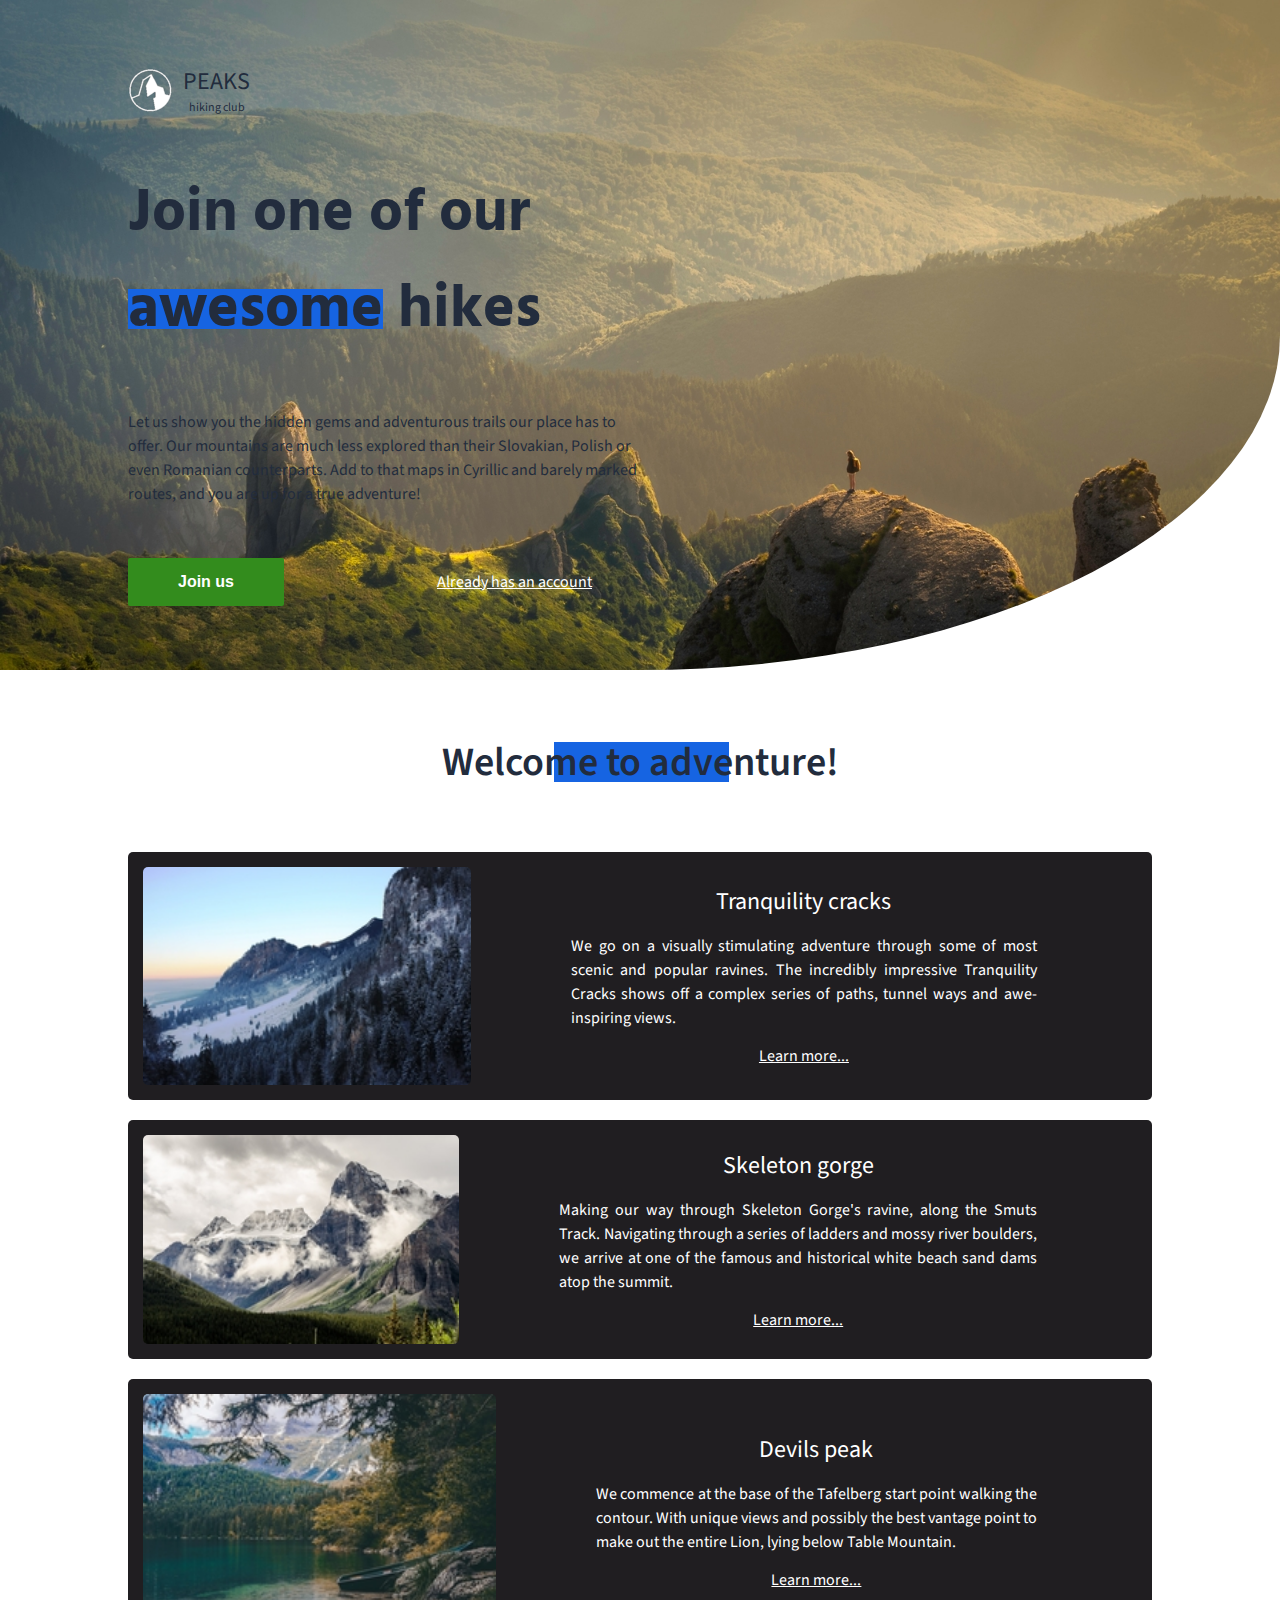
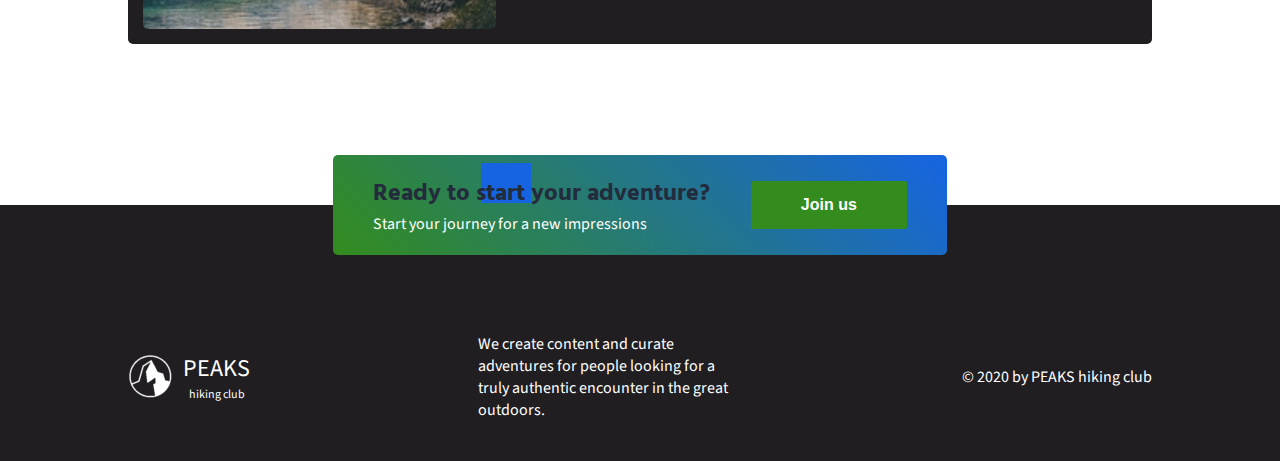
<file: FL13_HW3/homework/index.html>
<!DOCTYPE html>
<html lang="en">

<head>
  <meta charset="UTF-8">
  <meta name="viewport" content="width=device-width, initial-scale=1.0">
  <meta http-equiv="X-UA-Compatible" content="ie=edge">
  <link href="https://fonts.googleapis.com/css?family=Hind:400,600%7CSource+Sans+Pro:400,600,700%7CFresca"
    rel="stylesheet" />

  <!-- Styles should be switched here: -->

  <link rel="stylesheet" type="text/css" href="css/style1.css">
  <!-- <link rel="stylesheet" type="text/css" href="css/style2.css"> -->

  <title>PEAKS hiking club</title>
</head>

<body>
  <header class="header">
    <div class="header-wrap">
      <div class="landing-logo">
        <img src="img/m-logo.png" alt="logo" />
        <p>PEAKS<span>hiking club</span></p>
      </div>
      <p class="header_heading">
        Join one of our awesome hikes
      </p>
      <p class="header_text">
        Let us show you the hidden gems and adventurous trails our place has to offer.
        Our mountains are much less explored than their Slovakian,
        Polish or even Romanian counterparts. Add to that maps in Cyrillic and barely marked routes,
        and you are up for a true adventure!
      </p>
      <div>
        <button class="header_button">Join us</button>
        <a href="#" class="login">Already has an account</a>
      </div>
    </div>
  </header>
  <main class="section">
    <p class="section_text">
      Welcome to adventure!
    </p>
    <div class="section_card_wrap">
      <div class="section_card">
        <img class="section_card_img" src="img/m-1.jpg" alt="experts" />
        <div class="section_card_right_container">
          <p class="section_card_heading">
            Tranquility cracks
          </p>
          <p class="section_card_text">
            We go on a visually stimulating adventure through some of most scenic and popular ravines.
            The incredibly impressive Tranquility Cracks shows off a complex series of paths, tunnel ways
            and
            awe-inspiring views.
          </p>
          <a href="#" class="section_link">Learn more...</a>
        </div>
      </div>
      <div class="section_card">
        <img class="section_card_img" src="img/m-2.jpg" alt="content formats" />
        <div class="section_card_right_container">
          <p class="section_card_heading">
            Skeleton gorge
          </p>
          <p class="section_card_text">
            Making our way through Skeleton Gorge's ravine, along the Smuts Track.
            Navigating through a series of ladders and mossy river boulders, we arrive at one of the famous
            and
            historical white beach sand dams atop the summit.
          </p>
          <a href="#" class="section_link">Learn more...</a>
        </div>
      </div>
      <div class="section_card">
        <img class="section_card_img" src="img/m-3.jpg" alt="certificate" />
        <div class="section_card_right_container">
          <p class="section_card_heading">
            Devils peak
          </p>
          <p class="section_card_text">
            We commence at the base of the Tafelberg start point walking the contour.
            With unique views and possibly the best vantage point to make out the entire Lion, lying below
            Table
            Mountain.
          </p>
          <a href="#" class="section_link">Learn more...</a>
        </div>
      </div>
    </div>
    <div class="section_banner">
      <div class="section_banner_text_wrap">
        <p class="section_banner_heading">
          Ready to start your adventure?
        </p>
        <p class="section_banner_text">
          Start your journey for a new impressions
        </p>
      </div>
      <button class="section_banner_button">Join us</button>
    </div>
  </main>
  <footer class="footer">
    <div class="footer-wrap">
      <div class="footer_logo landing-logo">
        <img src="img/m-logo.png" alt="logo" />
        <p>PEAKS<span>hiking club</span></p>
      </div>
      <p class="footer_text">
        We create content and curate adventures for people looking for a truly authentic encounter in the great
        outdoors.
      </p>
      <span class="footer-cr">
        &copy; 2020 by PEAKS hiking club
      </span>
    </div>
  </footer>
</body>

</html>
</file>
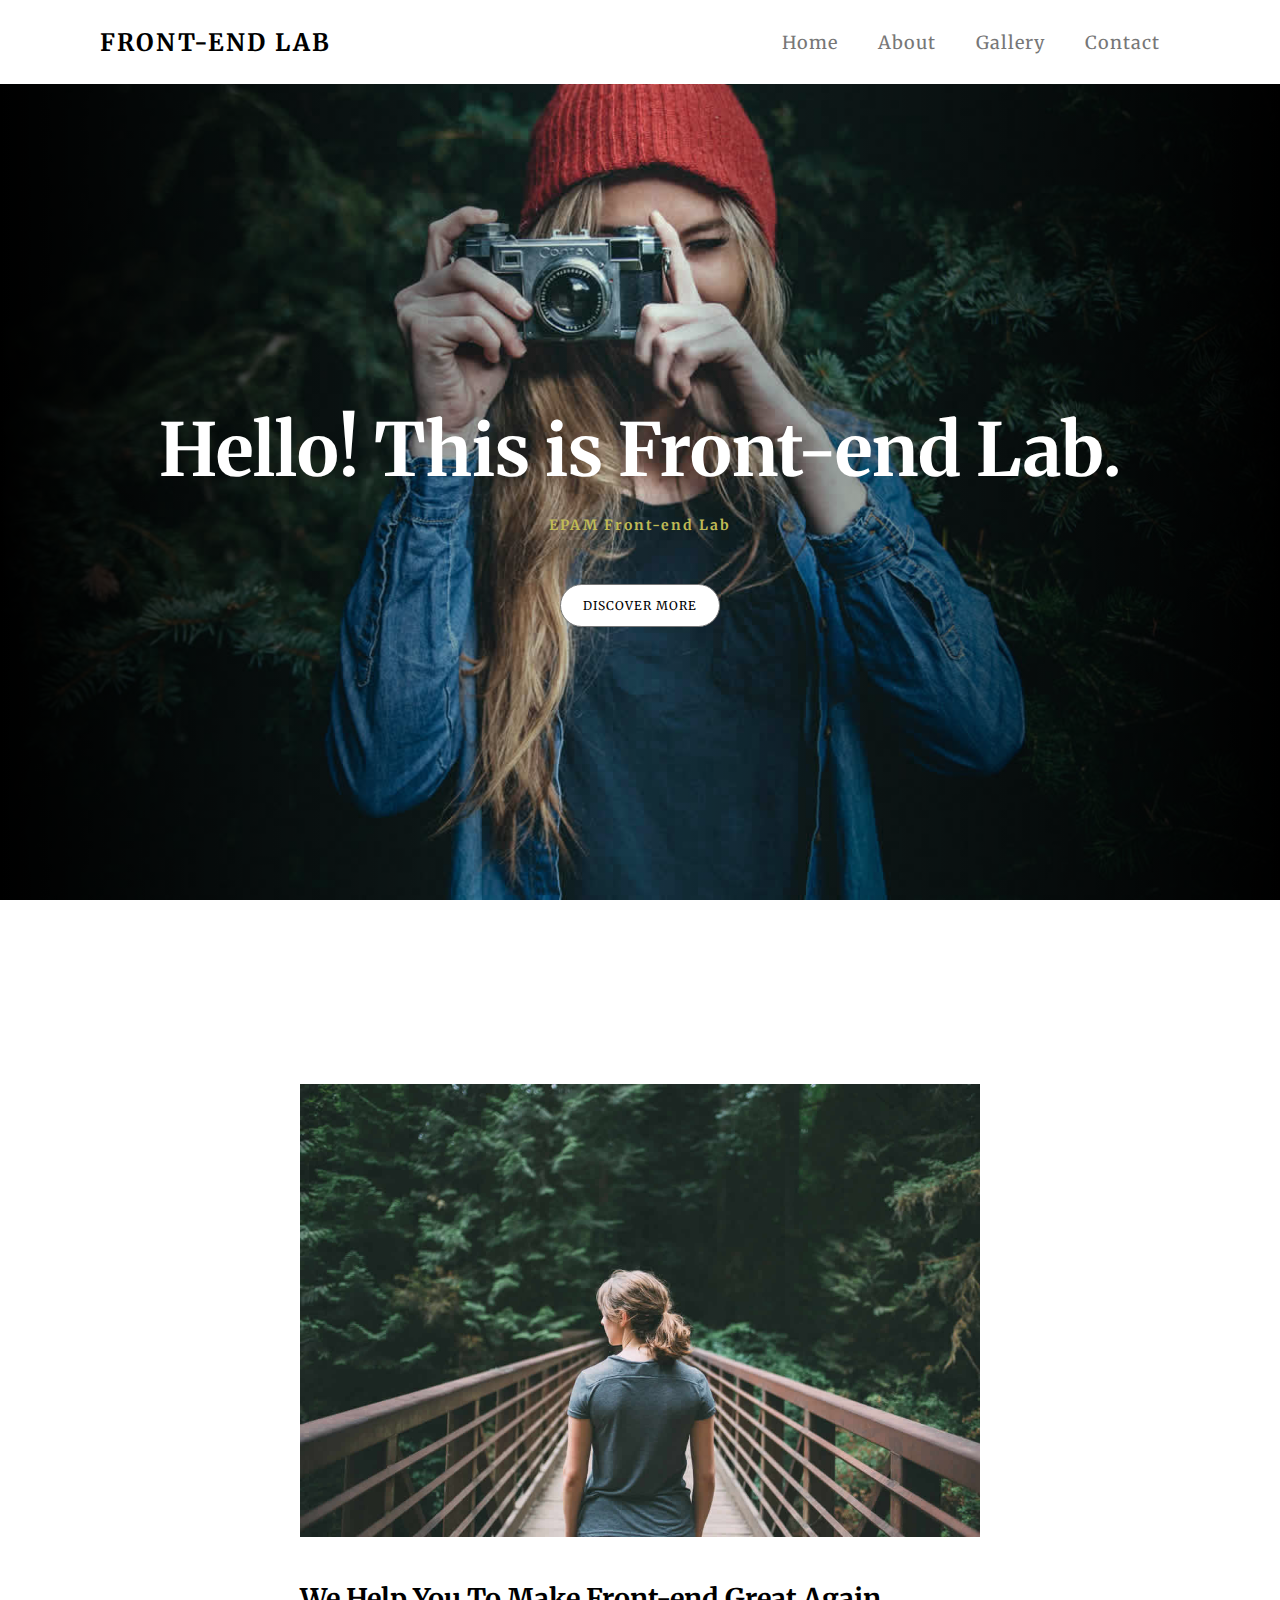
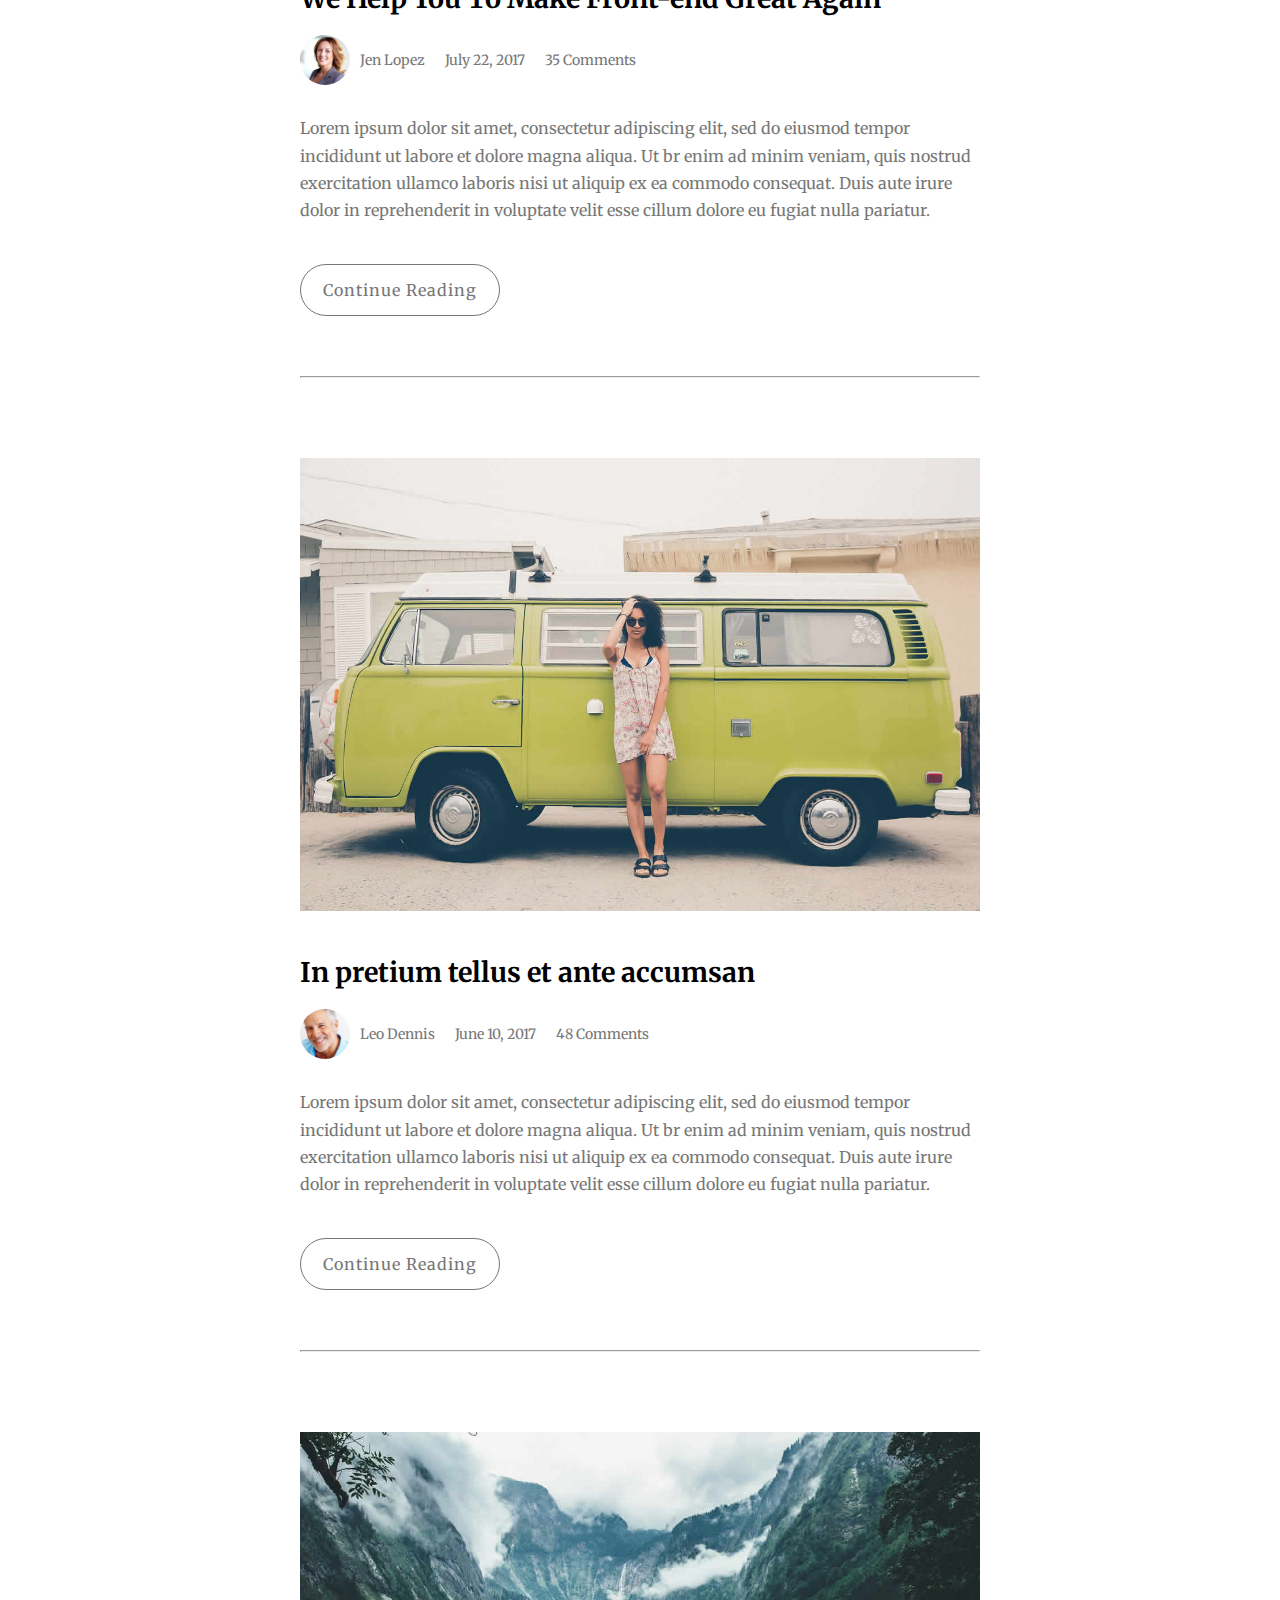
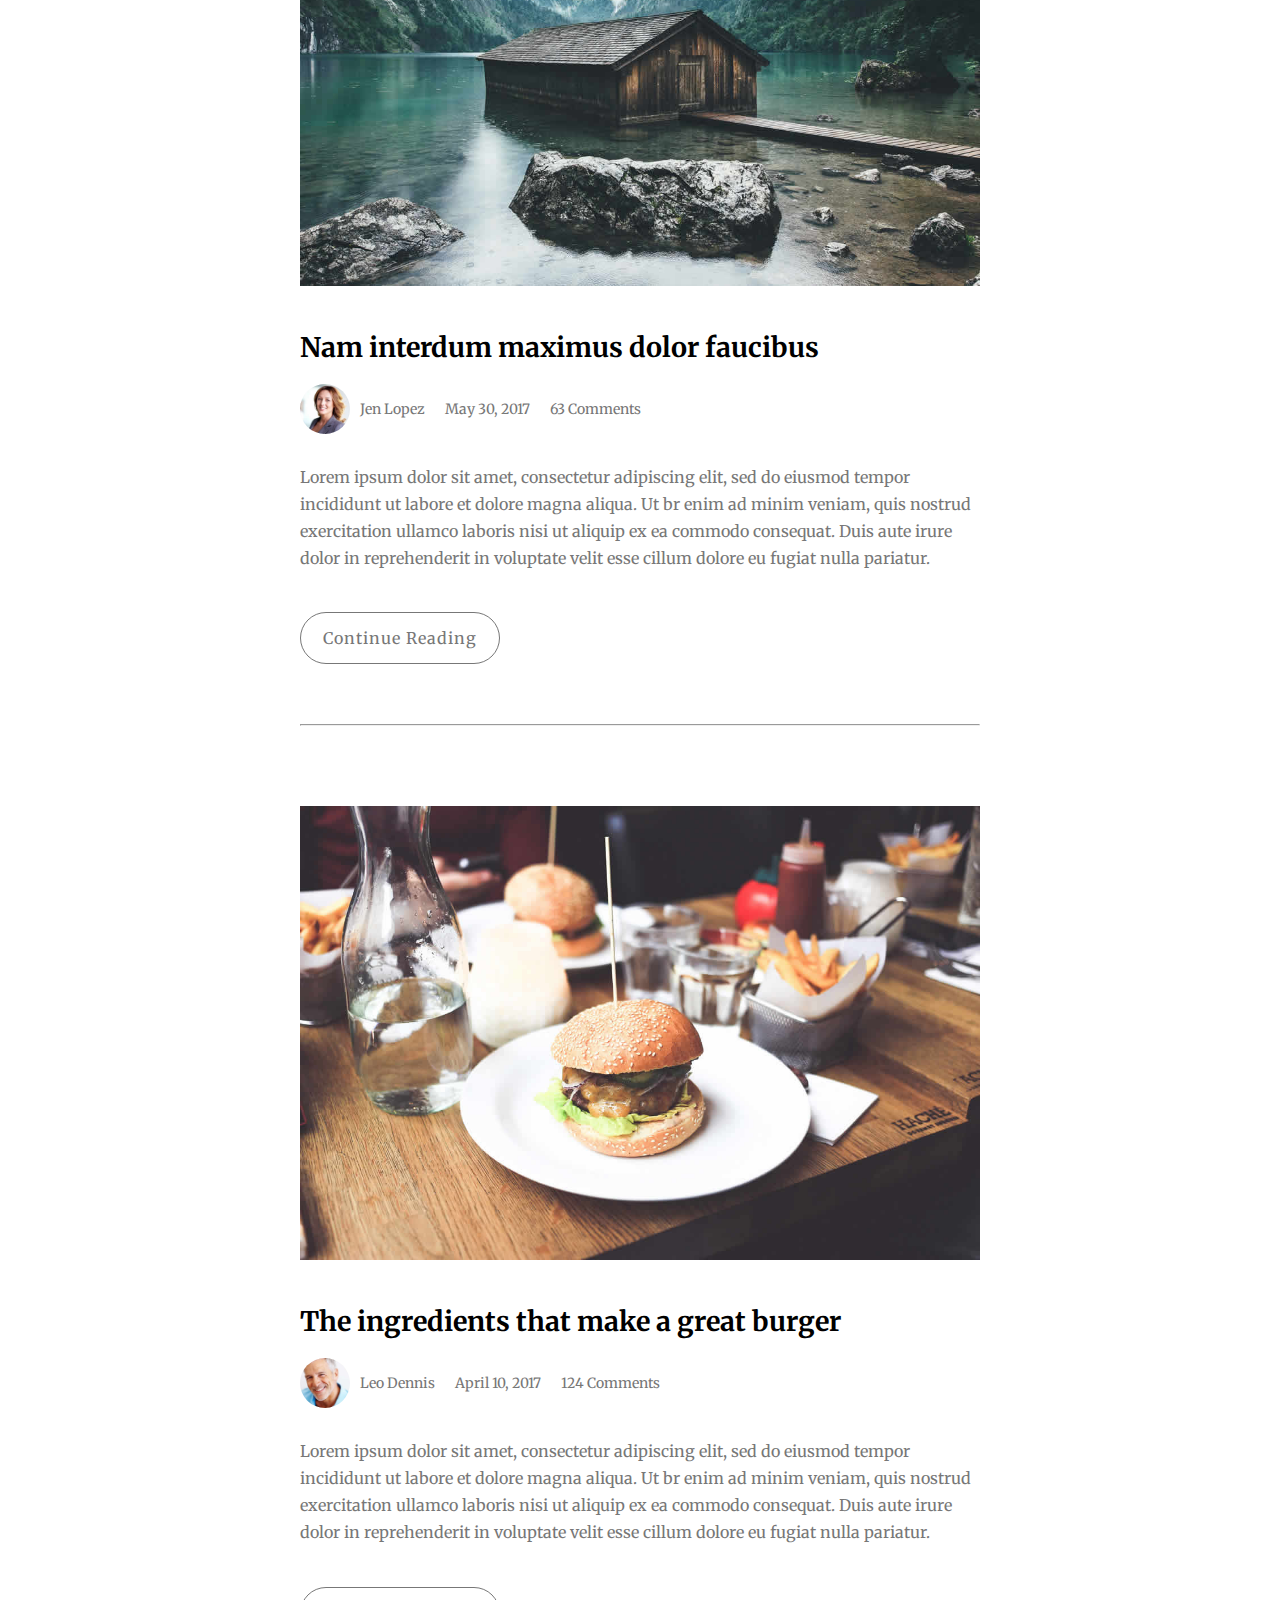
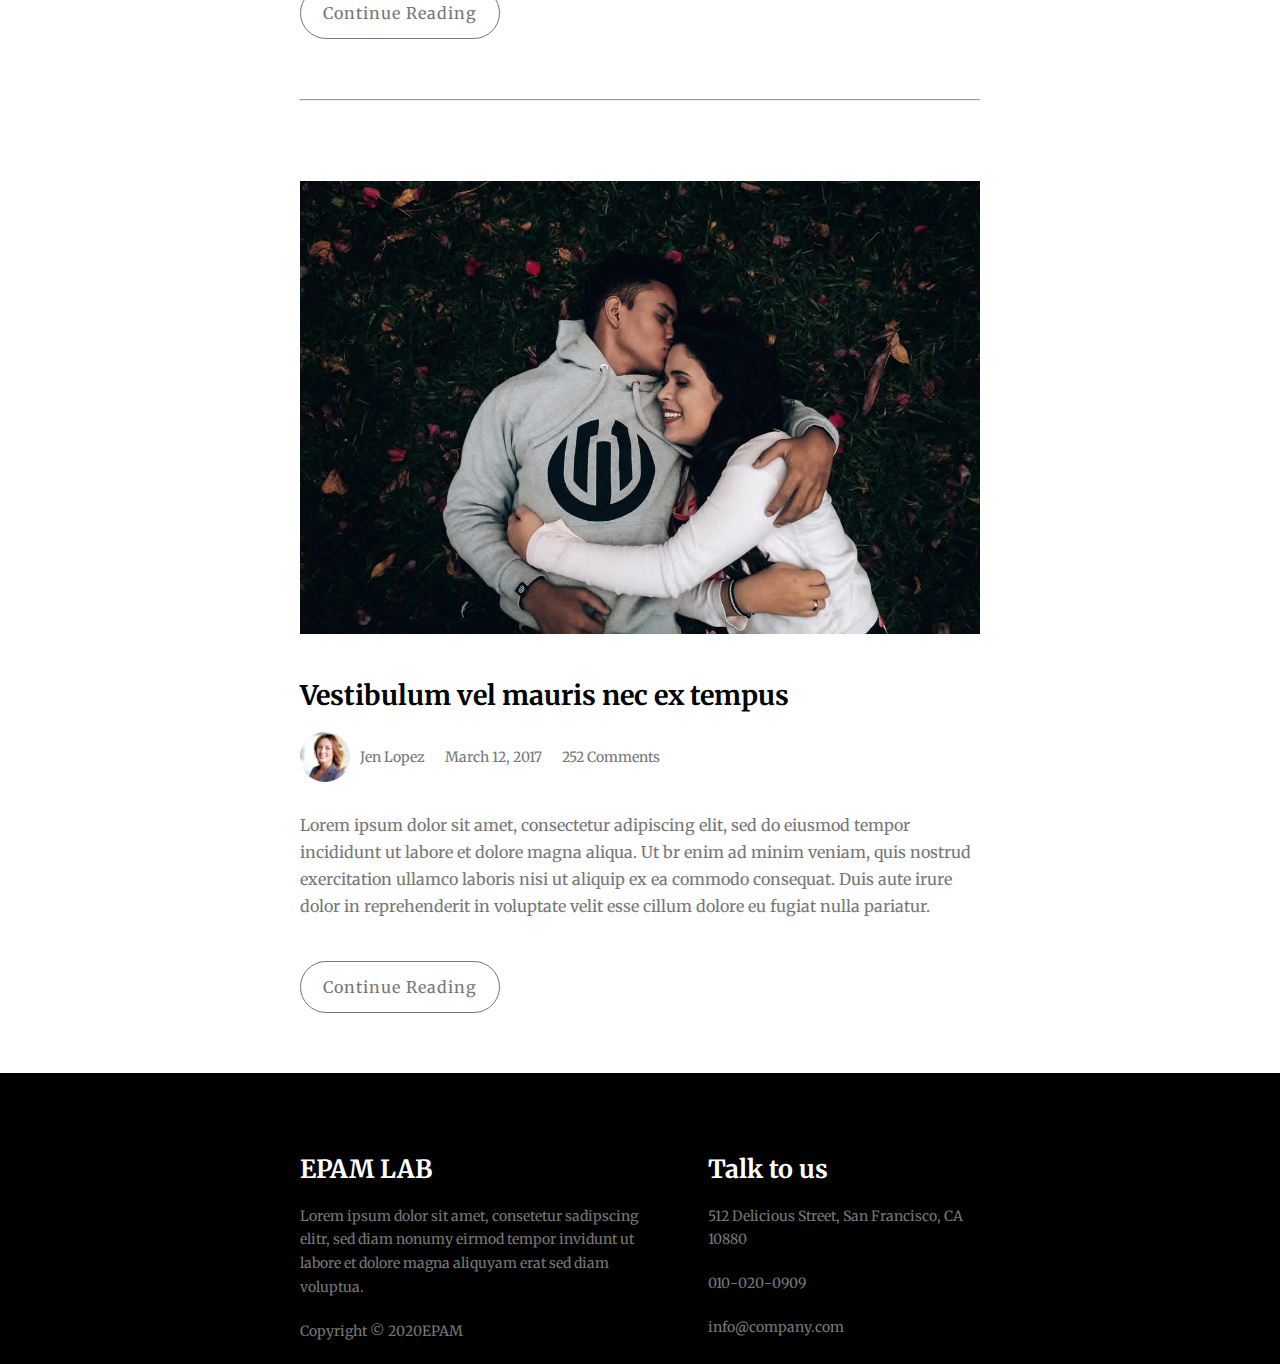
<file: FL13_HW4/homework/index.html>
<!DOCTYPE html>
<html lang="zxx">

<head>
    <meta charset="UTF-8">
    <meta name="viewport" content="width=device-width, initial-scale=1.0">
    <title>Front-end Lab</title>
    <link rel="stylesheet" href="./css/style.css">
    <link href="https://fonts.googleapis.com/css?family=Merriweather:400,700&display=swap" rel="stylesheet">
    <link rel="stylesheet" href="https://use.fontawesome.com/releases/v5.13.0/css/all.css"
        integrity="sha384-Bfad6CLCknfcloXFOyFnlgtENryhrpZCe29RTifKEixXQZ38WheV+i/6YWSzkz3V" crossorigin="anonymous">
</head>

<body>
    <nav class="nav">
        <h2 class="nav-text">Front-end Lab</h2>
        <ul class="nav-list">
            <li><a class="nav-link" href="#home">Home</a></li>
            <li><a class="nav-link" href="#about">About</a></li>
            <li><a class="nav-link" href="#gallery">Gallery</a></li>
            <li><a class="nav-link" href="#contact">Contact</a></li>
        </ul>
    </nav>

    <header class="header" id="home">
        <h1 class="header-title">Hello! This is Front-end Lab.</h1>
        <h2 class="header-description">EPAM Front-end Lab</h2>
        <a href="#" class="header-btn btn">Discover More</a>
    </header>

    <main class="main" id="gallery">
        <div class="article">
            <img class="article-img" src="./img/blog-image1.jpg" alt="article-photo">
            <h2 class="article-title">We Help You To Make Front-end Great Again</h2>
            <div class="article-wrapper">
                <img class="article-wrapper_img" src="./img/author-image1.jpg" alt="">
                <p class="article-text">Jen Lopez</p>
                <p class="article-text">July 22, 2017</p>
                <p class="article-text"><i class="far fa-comment"></i> 35 Comments</p>
            </div>
            <p class="article-description">Lorem ipsum dolor sit amet, consectetur adipiscing elit, sed do eiusmod
                tempor incididunt ut labore et dolore magna aliqua. Ut br enim ad minim veniam, quis nostrud
                exercitation
                ullamco laboris nisi ut aliquip ex ea commodo consequat. Duis aute irure dolor in reprehenderit in
                voluptate velit esse cillum dolore eu fugiat nulla pariatur.
            </p>
            <a href="#" class="article-btn">Continue Reading</a>
            <hr>
        </div>

        <div class="article">
            <img class="article-img" src="./img/blog-image2.jpg" alt="article-photo">
            <h2 class="article-title">In pretium tellus et ante accumsan</h2>
            <div class="article-wrapper">
                <img class="article-wrapper_img" src="./img/author-image2.jpg" alt="">
                <p class="article-text">Leo Dennis</p>
                <p class="article-text">June 10, 2017</p>
                <p class="article-text"><i class="far fa-comment"></i>48 Comments</p>
            </div>
            <p class="article-description">Lorem ipsum dolor sit amet, consectetur adipiscing elit, sed do eiusmod
                tempor incididunt ut labore et dolore magna aliqua. Ut br enim ad minim veniam, quis nostrud
                exercitation
                ullamco laboris nisi ut aliquip ex ea commodo consequat. Duis aute irure dolor in reprehenderit in
                voluptate velit esse cillum dolore eu fugiat nulla pariatur.
            </p>
            <a href="#" class="article-btn">Continue Reading</a>
            <hr>
        </div>

        <div class="article">
            <img class="article-img" src="./img/blog-image3.jpg" alt="article-photo">
            <h2 class="article-title">Nam interdum maximus dolor faucibus</h2>
            <div class="article-wrapper">
                <img class="article-wrapper_img" src="./img/author-image1.jpg" alt="">
                <p class="article-text">Jen Lopez</p>
                <p class="article-text">May 30, 2017</p>
                <p class="article-text"><i class="far fa-comment"></i>63 Comments</p>
            </div>
            <p class="article-description">Lorem ipsum dolor sit amet, consectetur adipiscing elit, sed do eiusmod
                tempor incididunt ut labore et dolore magna aliqua. Ut br enim ad minim veniam, quis nostrud
                exercitation
                ullamco laboris nisi ut aliquip ex ea commodo consequat. Duis aute irure dolor in reprehenderit in
                voluptate velit esse cillum dolore eu fugiat nulla pariatur.
            </p>
            <a href="#" class="article-btn">Continue Reading</a>
            <hr>
        </div>

        <div class="article">
            <img class="article-img" src="./img/blog-image4.jpg" alt="article-photo">
            <h2 class="article-title">The ingredients that make a great burger</h2>
            <div class="article-wrapper">
                <img class="article-wrapper_img" src="./img/author-image2.jpg" alt="">
                <p class="article-text">Leo Dennis</p>
                <p class="article-text">April 10, 2017</p>
                <p class="article-text"><i class="far fa-comment"></i>124 Comments</p>
            </div>
            <p class="article-description">Lorem ipsum dolor sit amet, consectetur adipiscing elit, sed do eiusmod
                tempor incididunt ut labore et dolore magna aliqua. Ut br enim ad minim veniam, quis nostrud
                exercitation
                ullamco laboris nisi ut aliquip ex ea commodo consequat. Duis aute irure dolor in reprehenderit in
                voluptate velit esse cillum dolore eu fugiat nulla pariatur.
            </p>
            <a href="#" class="article-btn">Continue Reading</a>
            <hr>
        </div>

        <div class="article">
            <img class="article-img" src="./img/blog-image5.jpg" alt="article-photo">
            <h2 class="article-title">Vestibulum vel mauris nec ex tempus</h2>
            <div class="article-wrapper">
                <img class="article-wrapper_img" src="./img/author-image1.jpg" alt="">
                <p class="article-text">Jen Lopez</p>
                <p class="article-text">March 12, 2017</p>
                <p class="article-text"><i class="far fa-comment"></i>252 Comments</p>
            </div>
            <p class="article-description">Lorem ipsum dolor sit amet, consectetur adipiscing elit, sed do eiusmod
                tempor incididunt ut labore et dolore magna aliqua. Ut br enim ad minim veniam, quis nostrud
                exercitation
                ullamco laboris nisi ut aliquip ex ea commodo consequat. Duis aute irure dolor in reprehenderit in
                voluptate velit esse cillum dolore eu fugiat nulla pariatur.
            </p>
            <a href="#" class="article-btn">Continue Reading</a>
        </div>
    </main>

    <footer class="footer" id="contact">
        <div class="footer-wrapper">
            <h2 class="footer-title">EPAM LAB</h2>
            <p class="footer-description">Lorem ipsum dolor sit amet, consetetur sadipscing elitr, sed diam nonumy
                eirmod tempor invidunt ut labore et dolore magna aliquyam erat sed diam voluptua.</p>
            <p class="footer-description">Copyright &copy; 2020EPAM</p>
        </div>
        <div class="footer-wrapper">
            <h2 class="footer-title">Talk to us</h2>
            <p class="footer-description">512 Delicious Street, San Francisco, CA 10880</p>
            <p class="footer-description">010-020-0909</p>
            <p class="footer-description">info@company.com</p>
        </div>
    </footer>
</body>

</html>
</file>
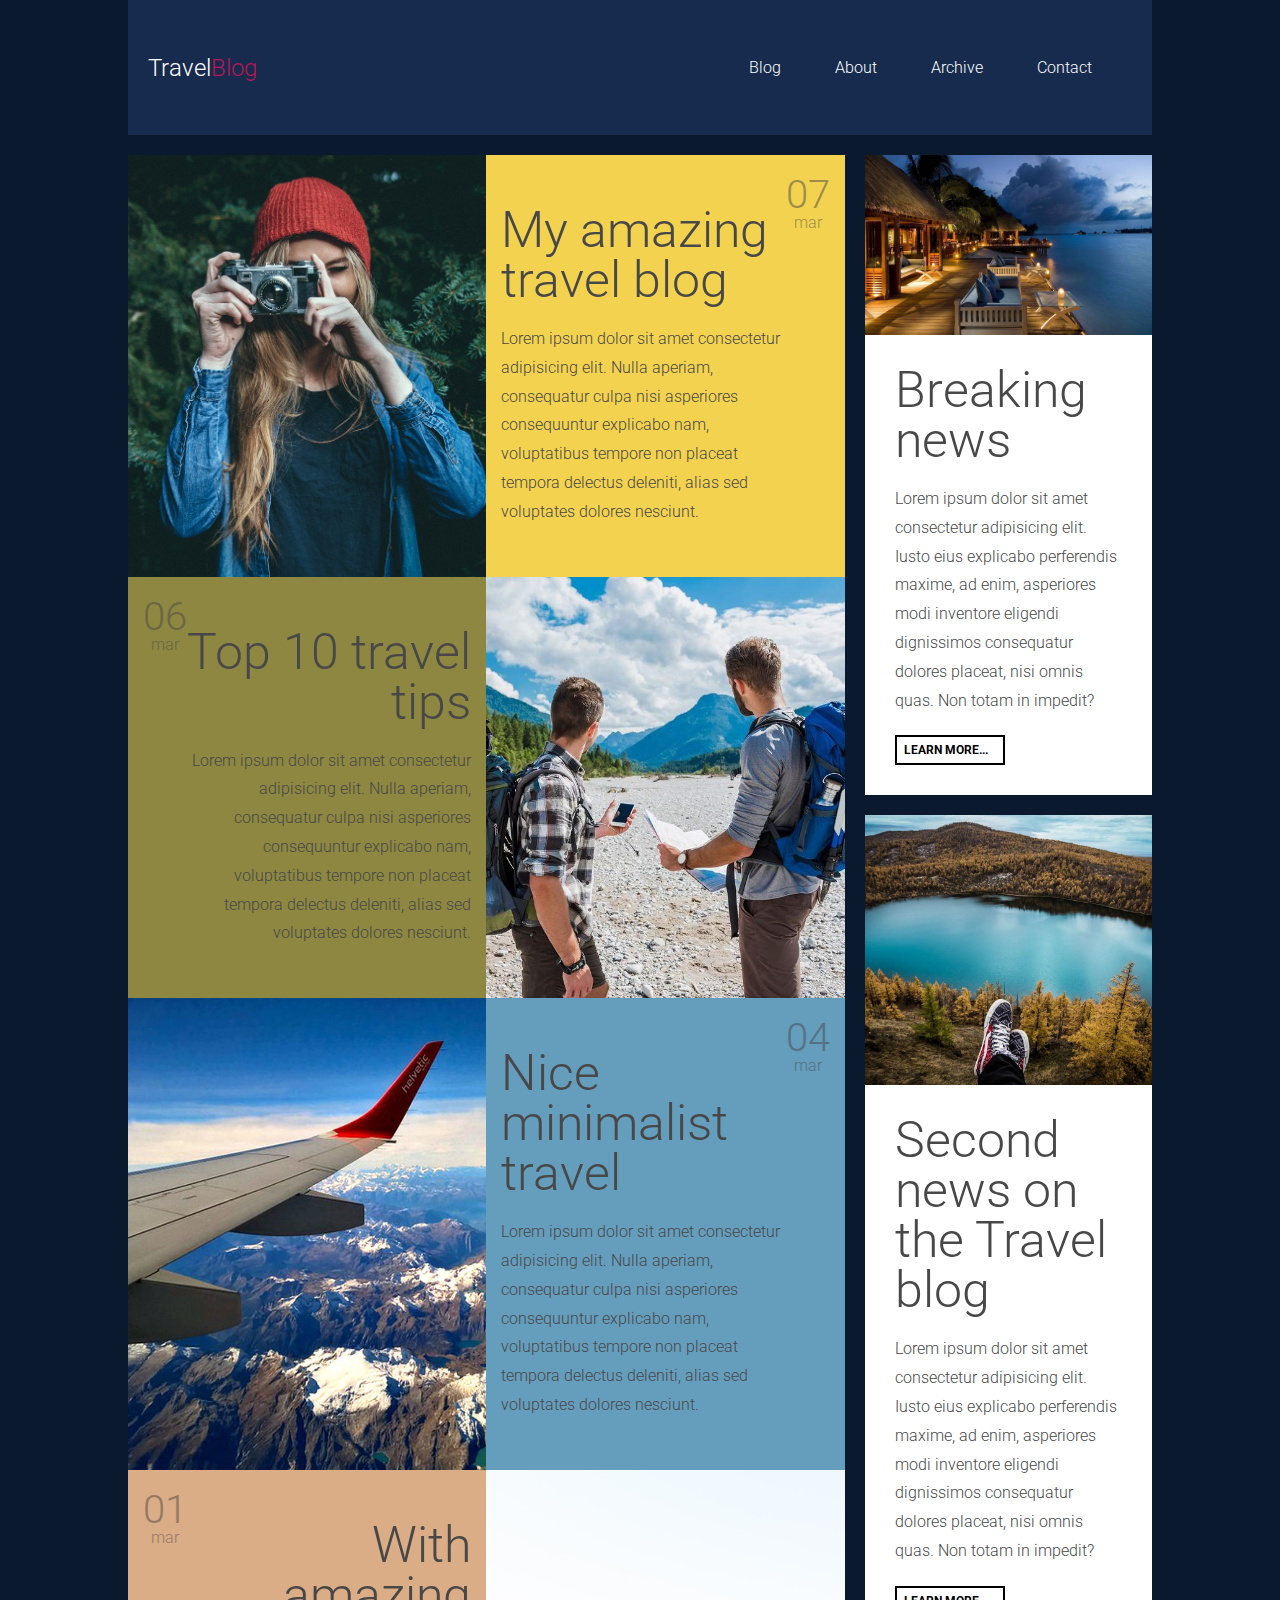
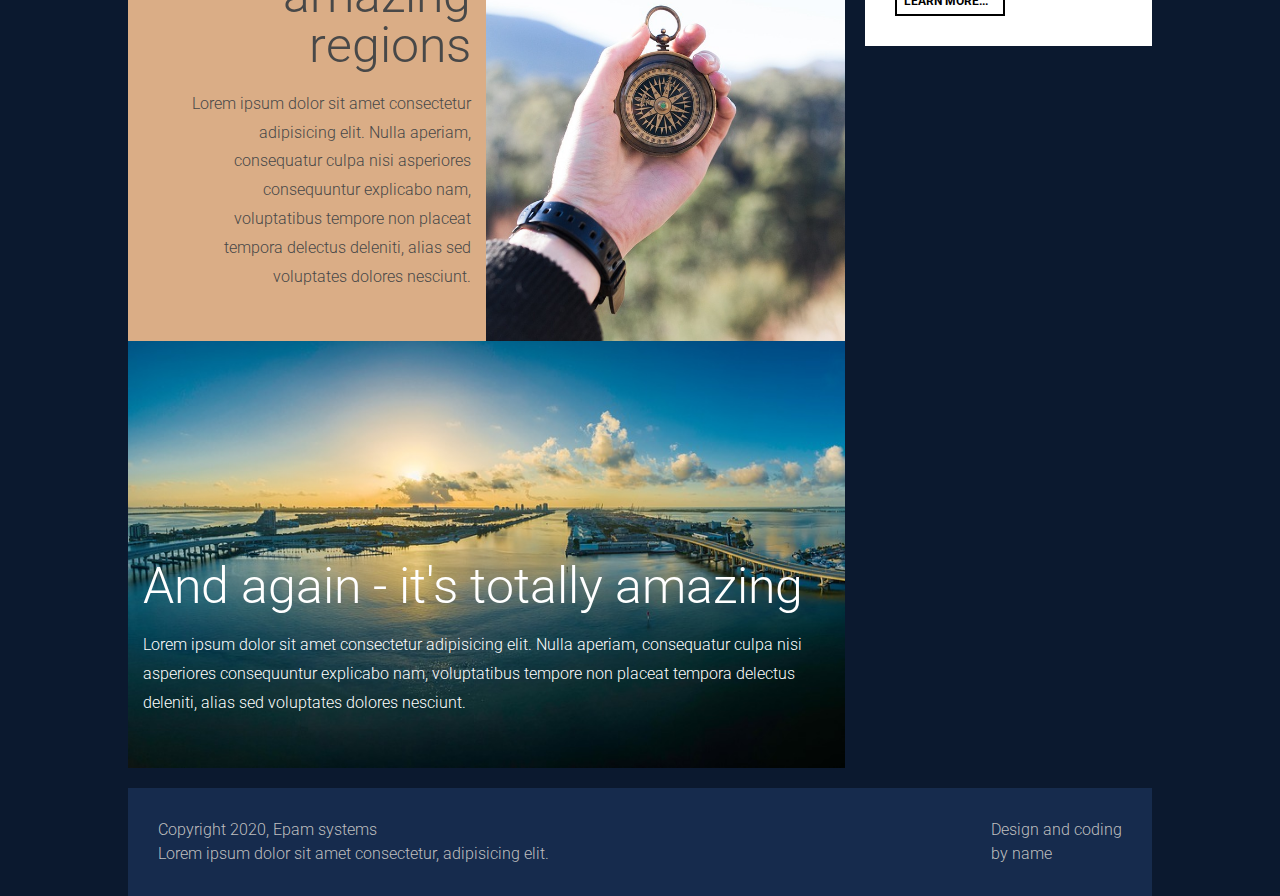
<file: FL13_HW5/homework/index.html>
<!DOCTYPE html>
<html lang="zxx">

<head>
  <meta charset="UTF-8">
  <meta name="viewport" content="width=device-width, initial-scale=1.0">
  <meta http-equiv="X-UA-Compatible" content="ie=edge">
  <link rel="stylesheet" href="css/styles.css">
  <link href='https://fonts.googleapis.com/css?family=Roboto:400,100,300,700&subset=latin,latin-ext' rel='stylesheet'
    type='text/css'>
  <title>Responsive</title>
</head>

<body>
  <header class="header">
    <div class="header-wrap">
      <div class="burger">
        <div class="line"></div>
        <div class="line"></div>
        <div class="line"></div>
      </div>
      <a href="#" class="header-logo">Travel<span>Blog</span></a>
      <nav class="header-nav">
        <a href="#" class="header-link">Blog</a>
        <a href="#" class="header-link">About</a>
        <a href="#" class="header-link">Archive</a>
        <a href="#" class="header-link">Contact</a>
      </nav>
    </div>
  </header>
  <main class="main">
    <div class="article-wrap">
      <article class="post-1">
        <div class="article-img"></div>
        <div class="article-text">
          <div class="article-text-wrap text">
            <h3 class="text-title">My amazing travel blog</h3>
            <p class="text-description">Lorem ipsum dolor sit amet consectetur adipisicing elit. Nulla aperiam,
              consequatur culpa nisi asperiores consequuntur explicabo nam, voluptatibus tempore non placeat tempora
              delectus deleniti, alias sed voluptates dolores nesciunt.</p>
          </div>
          <div class="text-data"><span>07</span> mar</div>
        </div>
      </article>
      <article class="post-2">
        <div class="article-img"></div>
        <div class="article-text">
          <div class="article-text-wrap text">
            <h3 class="text-title">Top 10 travel tips</h3>
            <p class="text-description">Lorem ipsum dolor sit amet consectetur adipisicing elit. Nulla aperiam,
              consequatur culpa nisi asperiores consequuntur explicabo nam, voluptatibus tempore non placeat tempora
              delectus deleniti, alias sed voluptates dolores nesciunt.</p>
          </div>
          <div class="text-data"><span>06</span> mar</div>
        </div>
      </article>
      <article class="post-3">
        <div class="article-img"></div>
        <div class="article-text">
          <div class="article-text-wrap text">
            <h3 class="text-title">Nice minimalist travel</h3>
            <p class="text-description">Lorem ipsum dolor sit amet consectetur adipisicing elit. Nulla aperiam,
              consequatur culpa nisi asperiores consequuntur explicabo nam, voluptatibus tempore non placeat tempora
              delectus deleniti, alias sed voluptates dolores nesciunt.</p>
          </div>
          <div class="text-data"><span>04</span> mar</div>
        </div>
      </article>
      <article class="post-4">
        <div class="article-img"></div>
        <div class="article-text">
          <div class="article-text-wrap text">
            <h3 class="text-title">With amazing regions</h3>
            <p class="text-description">Lorem ipsum dolor sit amet consectetur adipisicing elit. Nulla aperiam,
              consequatur culpa nisi asperiores consequuntur explicabo nam, voluptatibus tempore non placeat tempora
              delectus deleniti, alias sed voluptates dolores nesciunt.</p>
          </div>
          <div class="text-data"><span>01</span> mar</div>
        </div>
      </article>
      <article class="post-5">
        <div class="article-text text">
          <div class="article-text-wrap text">
            <h3 class="text-title">And again - it's totally amazing</h3>
            <p class="text-description">Lorem ipsum dolor sit amet consectetur adipisicing elit. Nulla aperiam,
              consequatur culpa nisi asperiores consequuntur explicabo nam, voluptatibus tempore non placeat tempora
              delectus deleniti, alias sed voluptates dolores nesciunt.</p>
          </div>
        </div>
      </article>
    </div>
    <aside class="blog-wrap">
      <article class="blog-news">
        <div class="blog-img"></div>
        <div class="blog-text">
          <h3>Breaking news</h3>
          <p>Lorem ipsum dolor sit amet consectetur adipisicing elit. Iusto eius explicabo perferendis maxime, ad enim,
            asperiores modi inventore eligendi dignissimos consequatur dolores placeat, nisi omnis quas. Non totam in
            impedit?</p>
          <a class="btn" href="#">Learn more...</a>
        </div>
      </article>
      <article class="blog-news">
        <div class="blog-img"></div>
        <div class="blog-text">
          <h3>Second news on the Travel blog</h3>
          <p>Lorem ipsum dolor sit amet consectetur adipisicing elit. Iusto eius explicabo perferendis maxime, ad enim,
            asperiores modi inventore eligendi dignissimos consequatur dolores placeat, nisi omnis quas. Non totam in
            impedit?</p>
          <a class="btn" href="#">Learn more...</a>
        </div>
      </article>
    </aside>
  </main>
  <footer class="footer">
    <div class="footer-wrap">
      <p>Copyright 2020, Epam systems <br> Lorem ipsum dolor sit amet consectetur, adipisicing elit.</p>
      <p>Design and coding <br> by name</p>
    </div>
  </footer>
</body>

</html>
</file>
<file: FL13_HW1/homework/style.css>
html,body,div,span,applet,object,iframe,h1,h2,h3,h4,h5,h6,p,blockquote,pre,a,abbr,acronym,address,big,cite,code,del,dfn,em,font,img,ins,kbd,q,s,samp,small,strike,strong,sub,sup,tt,var,b,u,i,center,dl,dt,dd,ol,ul,li,fieldset,form,label,legend,table,caption,tbody,tfoot,thead,tr,th,td{background:transparent;border:0;margin:0;padding:0;vertical-align:baseline}body{line-height:1}h1,h2,h3,h4,h5,h6{clear:both;font-weight:normal}ol,ul{list-style:none}blockquote{quotes:none}blockquote:before,blockquote:after{content:'';content:none}del{text-decoration:line-through}table{border-collapse:collapse;border-spacing:0}a img{border:0}#container{float:left;margin:0 -240px 0 0;width:100%}#primary,#secondary{float:right;overflow:hidden;width:220px}#secondary{clear:right}#footer{clear:both;width:100%}.one-column #content{margin:0 auto;width:640px}.single-attachment #content{margin:0 auto;width:900px}body,input,textarea,.page-title span,.pingback a.url{font-family:Georgia,"Bitstream Charter",serif}h3#comments-title,h3#reply-title,#access .menu,#access div.menu ul,#cancel-comment-reply-link,.form-allowed-tags,#site-info,#site-title,#wp-calendar,.comment-meta,.comment-body tr th,.comment-body thead th,.entry-content label,.entry-content tr th,.entry-content thead th,.entry-meta,.entry-title,.entry-utility,#respond label,.navigation,.page-title,.pingback p,.reply,.widget-title,.wp-caption-text{font-family:"Helvetica Neue",Arial,Helvetica,"Nimbus Sans L",sans-serif}input[type="submit"]{font-family:"Helvetica Neue",Arial,Helvetica,"Nimbus Sans L",sans-serif}pre{font-family:"Courier 10 Pitch",Courier,monospace}code{font-family:Monaco,Consolas,"Andale Mono","DejaVu Sans Mono",monospace}#access .menu-header,div.menu,#colophon,#branding,#main,#wrapper{margin:0 auto;width:940px}#wrapper{background:#fff;margin-top:20px;padding:0 20px}#footer-widget-area{overflow:hidden}#footer-widget-area .widget-area{float:left;margin-right:20px;width:220px}#footer-widget-area #fourth{margin-right:0}#site-info{float:left;font-size:14px;font-weight:bold;width:700px}#site-generator{float:right;width:220px}body{background:#f1f1f1}body,input,textarea{color:#666;font-size:12px;line-height:18px}hr{background-color:#e7e7e7;border:0;clear:both;height:1px;margin-bottom:18px}p{margin-bottom:18px}ul{list-style:square;margin:0 0 18px 1.5em}ol{list-style:decimal;margin:0 0 18px 1.5em}ol ol{list-style:upper-alpha}ol ol ol{list-style:lower-roman}ol ol ol ol{list-style:lower-alpha}ul ul,ol ol,ul ol,ol ul{margin-bottom:0}dl{margin:0 0 24px 0}dt{font-weight:bold}dd{margin-bottom:18px}strong{font-weight:bold}cite,em,i{font-style:italic}big{font-size:131.25%}ins{background:#ffc;text-decoration:none}blockquote{font-style:italic;padding:0 3em}blockquote cite,blockquote em,blockquote i{font-style:normal}pre{background:#f7f7f7;color:#222;line-height:18px;margin-bottom:18px;overflow:auto;padding:1.5em}abbr,acronym{cursor:help}sup,sub{height:0;line-height:1;position:relative;vertical-align:baseline}sup{bottom:1ex}sub{top:.5ex}small{font-size:smaller}input{margin-bottom:10px}input[type="text"],input[type="password"],input[type="email"],input[type="url"],input[type="number"],textarea{background:#f9f9f9;border:1px solid #ccc;box-shadow:inset 1px 1px 1px rgba(0,0,0,0.1);-moz-box-shadow:inset 1px 1px 1px rgba(0,0,0,0.1);-webkit-box-shadow:inset 1px 1px 1px rgba(0,0,0,0.1);padding:2px}a:link{color:#06c}a:visited{color:#743399}a:active,a:hover{color:#ff4b33}.screen-reader-text{clip:rect(1px,1px,1px,1px);overflow:hidden;position:absolute !important;height:1px;width:1px}#header{padding:30px 0 0 0}#site-title{float:left;font-size:30px;line-height:36px;margin:0 0 18px 0;width:700px}#site-title a{color:#000;font-weight:bold;text-decoration:none}#site-description{color:#000;clear:right;float:right;font-style:italic;margin:15px 0 18px 0;opacity:.65;width:220px}#branding img{border-top:4px solid #000;border-bottom:1px solid #000;display:block;float:left}#access{background:#000;display:block;float:left;margin:0 auto;width:940px}#access .menu-header,div.menu{font-size:13px;margin-left:12px;width:928px}#access .menu-header ul,div.menu ul{list-style:none;margin:0}#access .menu-header li,div.menu li{float:left;position:relative}#access a{color:#aaa;display:block;line-height:38px;padding:0 10px;text-decoration:none}#access ul ul{box-shadow:0 3px 3px rgba(0,0,0,0.2);-moz-box-shadow:0 3px 3px rgba(0,0,0,0.2);-webkit-box-shadow:0 3px 3px rgba(0,0,0,0.2);display:none;position:absolute;top:38px;left:0;float:left;width:180px;z-index:99999}#access ul ul li{min-width:180px}#access ul ul ul{left:100%;top:0}#access ul ul a{background:#333;line-height:1em;padding:10px;width:160px;height:auto}#access li:hover>a,#access ul ul:hover>a{background:#333;color:#fff}#access ul li:hover>ul{display:block}#access ul li.current_page_item>a,#access ul li.current_page_ancestor>a,#access ul li.current-menu-ancestor>a,#access ul li.current-menu-item>a,#access ul li.current-menu-parent>a{color:#fff}* html #access ul li.current_page_item a,* html #access ul li.current_page_ancestor a,* html #access ul li.current-menu-ancestor a,* html #access ul li.current-menu-item a,* html #access ul li.current-menu-parent a,* html #access ul li a:hover{color:#fff}#main{clear:both;overflow:hidden;padding:40px 0 0 0}#content{margin-bottom:36px}#content,#content input,#content textarea{color:#333;font-size:16px;line-height:24px}#content p,#content ul,#content ol,#content dd,#content pre,#content hr{margin-bottom:24px}#content ul ul,#content ol ol,#content ul ol,#content ol ul{margin-bottom:0}#content pre,#content kbd,#content tt,#content var{font-size:15px;line-height:21px}#content code{font-size:13px}#content dt,#content th{color:#000}#content h1,#content h2,#content h3,#content h4,#content h5,#content h6{color:#000;line-height:1.5em;margin:0 0 20px 0}#content table{border:1px solid #e7e7e7;margin:0 -1px 24px 0;text-align:left;width:100%}#content tr th,#content thead th{color:#777;font-size:12px;font-weight:bold;line-height:18px;padding:9px 24px;border-right:1px solid #e7e7e7}#content tr td{border-top:1px solid #e7e7e7;padding:6px 24px;border-right:1px solid #e7e7e7}#content tr.odd td{background:#f2f7fc}.hentry{margin:0 0 48px 0}.home .sticky{background:#f2f7fc;border-top:4px solid #000;margin-left:-20px;margin-right:-20px;padding:18px 20px}.single .hentry{margin:0 0 36px 0}.page-title{color:#000;font-size:14px;font-weight:bold;margin:0 0 36px 0}.page-title span{color:#333;font-size:16px;font-style:italic;font-weight:normal}.page-title a:link,.page-title a:visited{color:#777;text-decoration:none}.page-title a:active,.page-title a:hover{color:#ff4b33}#content .entry-title{color:#000;font-size:21px;font-weight:bold;line-height:1.3em;margin-bottom:0}.entry-title a:link,.entry-title a:visited{color:#000;text-decoration:none}.entry-title a:active,.entry-title a:hover{color:#ff4b33}.entry-meta{color:#777;font-size:12px}.entry-meta abbr,.entry-utility abbr{border:0}.entry-meta abbr:hover,.entry-utility abbr:hover{border-bottom:1px dotted #666}.single-author .by-author{position:absolute !important;clip:rect(1px 1px 1px 1px);clip:rect(1px,1px,1px,1px)}.entry-content,.entry-summary{clear:both;padding:12px 0 0 0}.entry-content .more-link{white-space:nowrap}#content .entry-summary p:last-child{margin-bottom:12px}.entry-content fieldset{border:1px solid #e7e7e7;margin:0 0 24px 0;padding:24px}.entry-content fieldset legend{background:#fff;color:#000;font-weight:bold;padding:0 24px}.entry-content input{margin:0 0 24px 0}.entry-content input.file,.entry-content input.button{margin-right:24px}.entry-content label{color:#777;font-size:12px}.entry-content select{margin:0 0 24px 0}.entry-content sup,.entry-content sub{font-size:10px}.entry-content blockquote.left{float:left;margin-left:0;margin-right:24px;text-align:right;width:33%}.entry-content blockquote.right{float:right;margin-left:24px;margin-right:0;text-align:left;width:33%}.page-link{clear:both;color:#000;font-weight:bold;line-height:48px;word-spacing:.5em}.page-link a:link,.page-link a:visited{background:#f1f1f1;color:#333;font-weight:normal;padding:.5em .75em;text-decoration:none}.home .sticky .page-link a{background:#d9e8f7}.page-link a:active,.page-link a:hover{color:#ff4b33}body.page .edit-link{clear:both;display:block}#entry-author-info{background:#f2f7fc;border-top:4px solid #000;clear:both;font-size:14px;line-height:20px;margin:24px 0;overflow:hidden;padding:18px 20px}#entry-author-info #author-avatar{background:#fff;border:1px solid #e7e7e7;float:left;height:60px;margin:0 -104px 0 0;padding:11px}#entry-author-info #author-description{float:left;margin:0 0 0 104px}#entry-author-info h2{color:#000;font-size:100%;font-weight:bold;margin-bottom:0}.entry-utility{clear:both;color:#777;font-size:12px;line-height:18px}.entry-meta a,.entry-utility a{color:#777}.entry-meta a:hover,.entry-utility a:hover{color:#ff4b33}#content .video-player{padding:0}.format-standard .wp-video,.format-standard .wp-audio-shortcode,.format-audio .wp-audio-shortcode,.format-standard .video-player{margin-bottom:24px}.home #content .format-aside p,.home #content .category-asides p{font-size:14px;line-height:20px;margin-bottom:10px;margin-top:0}.format-gallery .size-thumbnail img,.category-gallery .size-thumbnail img{border:10px solid #f1f1f1;margin-bottom:0}.format-gallery .gallery-thumb,.category-gallery .gallery-thumb{float:left;margin-right:20px;margin-top:-4px}.home #content .format-gallery .entry-utility,.home #content .category-gallery .entry-utility{padding-top:4px}.attachment .entry-content .entry-caption{font-size:140%;margin-top:24px}.attachment .entry-content .nav-previous a:before{content:'\2190\00a0'}.attachment .entry-content .nav-next a:after{content:'\00a0\2192'}#content img.size-auto,#content img.size-full,#content img.size-large,#content img.size-medium,#content .entry-attachment img,#content .widget-container img{max-width:100%;height:auto}#ie8 #content img.size-auto,#ie8 #content img.size-full,#ie8 #content img.size-large,#ie8 #content img.size-medium,#ie8 #content .entry-attachment img{width:auto}.alignleft,img.alignleft{display:inline;float:left;margin-right:24px;margin-top:4px}.alignright,img.alignright{display:inline;float:right;margin-left:24px;margin-top:4px}.aligncenter,img.aligncenter{clear:both;display:block;margin-left:auto;margin-right:auto}img.alignleft,img.alignright,img.aligncenter{margin-bottom:12px}.wp-caption{background:#f1f1f1;line-height:18px;margin-bottom:20px;max-width:100%;padding:4px;text-align:center}.wp-caption img{margin:5px 5px 0;max-width:622px}.wp-caption p.wp-caption-text{color:#777;font-size:12px;margin:5px}.wp-smiley{margin:0}.gallery{margin:0 auto 18px}.gallery .gallery-item{float:left;margin-top:0;text-align:center}.gallery-columns-1 .gallery-item{width:100%}.gallery-columns-2 .gallery-item{width:50%}.gallery-columns-3 .gallery-item{width:33%}.gallery-columns-4 .gallery-item{width:25%}.gallery-columns-5 .gallery-item{width:20%}.gallery-columns-6 .gallery-item{width:16%}.gallery-columns-7 .gallery-item{width:14%}.gallery-columns-8 .gallery-item{width:12%}.gallery-columns-9 .gallery-item{width:11%}.gallery-columns-1 img{max-width:620px}.gallery-columns-2 img{max-width:288px}.gallery-columns-3 img{max-width:177px}.gallery-columns-4 img{max-width:122px}.gallery-columns-5 img{max-width:88px}.gallery-columns-6 img{max-width:66px}.gallery-columns-7 img{max-width:50px}.gallery-columns-8 img{max-width:39px}.gallery-columns-9 img{max-width:29px}.gallery-item img{height:auto}.gallery-columns-2 .attachment-medium{max-width:92%;height:auto}.gallery-columns-4 .attachment-thumbnail{max-width:84%;height:auto}.gallery .gallery-caption{color:#777;font-size:12px;margin:0 0 12px}.gallery dl{margin:0}.gallery img{border:10px solid #f1f1f1}.gallery br+br{display:none}#content .entry-attachment img{display:block;margin:0 auto}.navigation{color:#777;font-size:12px;line-height:18px;overflow:hidden}.navigation a:link,.navigation a:visited{color:#777;text-decoration:none}.navigation a:active,.navigation a:hover{color:#ff4b33}.nav-previous{float:left;width:50%}.nav-next{float:right;text-align:right;width:50%}#nav-above{margin:0 0 18px 0}#nav-above{display:none}.paged #nav-above,.single #nav-above{display:block}#nav-below{margin:-18px 0 0 0}#comments{clear:both}#comments .navigation{padding:0 0 18px 0}h3#comments-title,h3#reply-title{color:#000;font-size:20px;font-weight:bold;margin-bottom:0}h3#comments-title{padding:24px 0}.commentlist{list-style:none;margin:0}.commentlist li.comment{border-bottom:1px solid #e7e7e7;line-height:24px;margin:0 0 24px 0;padding:0 0 0 56px;position:relative}.commentlist li:last-child{border-bottom:0;margin-bottom:0}#comments .comment-body ul,#comments .comment-body ol{margin-bottom:18px}#comments .comment-body p:last-child{margin-bottom:6px}#comments .comment-body blockquote p:last-child{margin-bottom:24px}.commentlist ol{list-style:decimal}.commentlist .avatar{position:absolute;top:4px;left:0}.comment-author cite{color:#000;font-style:normal;font-weight:bold}.comment-author .says{font-style:italic}.comment-meta{font-size:12px;margin:0 0 18px 0}.comment-meta a:link,.comment-meta a:visited{color:#777;text-decoration:none}.comment-meta a:active,.comment-meta a:hover{color:#ff4b33}.commentlist .bypostauthor>div{background:#f2f7fc;border-top:4px solid #000;margin-bottom:10px;padding:10px 0 0 20px}.reply{font-size:12px;padding:0 0 24px 0}.reply a,a.comment-edit-link{color:#777}.reply a:hover,a.comment-edit-link:hover{color:#ff4b33}.commentlist .children{list-style:none;margin:0}.commentlist .children li{border:0;margin:0}.nopassword,.nocomments{display:none}#comments .pingback{border-bottom:1px solid #e7e7e7;margin-bottom:18px;padding-bottom:18px}.commentlist li.comment+li.pingback{margin-top:-6px}#comments .pingback p{color:#777;display:block;font-size:12px;line-height:18px;margin:0}#comments .pingback .url{font-size:13px;font-style:italic}input[type="submit"]{color:#333}form{text-align:right}input{width:200px}#respond{border-top:1px solid #e7e7e7;margin:24px 0;overflow:hidden;position:relative}#respond p{margin:0}#respond .comment-notes{margin-bottom:1em}.form-allowed-tags{line-height:1em}.children #respond{margin:0 48px 0 0}h3#reply-title{margin:18px 0}#comments-list #respond{margin:0 0 18px 0}#comments-list ul #respond{margin:0}#cancel-comment-reply-link{font-size:12px;font-weight:normal;line-height:18px}#respond .required{color:#ff4b33;font-weight:bold}#respond label{color:#777;font-size:12px}#respond input{margin:0 0 9px;width:98%}#respond textarea{width:98%}#respond .form-allowed-tags{color:#777;font-size:12px;line-height:18px}#respond .form-allowed-tags code{font-size:11px}#respond .form-submit{margin:12px 0}#respond .form-submit input{font-size:14px;width:auto}.widget-area ul{list-style:none;margin-left:0}.widget-area ul ul{list-style:square;margin-left:1.3em}.widget-area select{max-width:100%}.widget_search #s{width:60%}.widget_search label{display:none}.widget-container{word-wrap:break-word;-webkit-hyphens:auto;-moz-hyphens:auto;hyphens:auto;margin:0 0 18px 0}.widget-container .wp-caption img{margin:auto}.widget-container.widget_image .wp-caption{width:auto}.widget-container.widget_image .wp-caption img{margin-left:-8px}.widget-title{color:#222;font-size:14px;font-weight:bold}.widget-area a:link,.widget-area a:visited{text-decoration:none}.widget-area a:active,.widget-area a:hover{text-decoration:underline}.widget-area .entry-meta{font-size:11px}#wp_tag_cloud div{line-height:1.6em}#wp-calendar{width:100%}#wp-calendar caption{color:#222;font-size:14px;font-weight:bold;padding-bottom:4px;text-align:left}#wp-calendar thead{font-size:11px}#wp-calendar tbody{color:#aaa}#wp-calendar tbody td{background:#f5f5f5;border:1px solid #fff;padding:3px 0 2px;text-align:center}#wp-calendar tbody .pad{background:0}#wp-calendar tfoot #next{text-align:right}.widget_rss a.rsswidget{color:#000}.widget_rss a.rsswidget:hover{color:#ff4b33}.widget_rss .widget-title img{width:11px;height:11px}#main .widget-area ul{margin-left:0;padding:0 20px 0 0}#main .widget-area ul ul{border:0;margin-left:1.3em;padding:0}#main .widget-container.music-player ul{margin:0}#footer{margin-bottom:20px}#colophon{border-top:4px solid #000;margin-top:-4px;overflow:hidden;padding:18px 0}#site-info{font-weight:bold}#site-info a{color:#000;text-decoration:none}#site-generator{font-style:italic;position:relative}#site-generator a{background:url(images/wordpress.png) center left no-repeat;color:#666;display:inline-block;line-height:16px;padding-left:20px;text-decoration:none}#site-generator a:hover{text-decoration:underline}img#wpstats{display:block;margin:0 auto 10px}pre{-webkit-text-size-adjust:140%}code{-webkit-text-size-adjust:160%}#access,.entry-meta,.entry-utility,.navigation,.widget-area{-webkit-text-size-adjust:120%}#site-description{-webkit-text-size-adjust:none}@media print{body{background:none !important}#wrapper{clear:both !important;display:block !important;float:none !important;position:relative !important}#header{border-bottom:2pt solid #000;padding-bottom:18pt}#colophon{border-top:2pt solid #000}#site-title,#site-description{float:none;line-height:1.4em;margin:0;padding:0}#site-title{font-size:13pt}.entry-content{font-size:14pt;line-height:1.6em}.entry-title{font-size:21pt}#access,#branding img,#respond,.comment-edit-link,.edit-link,.navigation,.page-link,.widget-area{display:none !important}#container,#header,#footer{margin:0;width:100%}#content,.one-column #content{margin:24pt 0 0;width:100%}.wp-caption p{font-size:11pt}#site-info,#site-generator{float:none;width:auto}#colophon{width:auto}img#wpstats{display:none}#site-generator a{margin:0;padding:0}#entry-author-info{border:1px solid #e7e7e7}#main{display:inline}.home .sticky{border:0}}img{width:140px;vertical-align:middle;display:block;margin:0 auto;margin-left:calc(50% - 50px);margin-bottom:20px}nav>a{padding:10px;color:#0279c1}nav>a b:hover{color:#00527a}nav>a:visited{color:#0279c1}article{padding-left:10px}footer{margin-top:20px;padding:40px 20px;text-align:center;background:#3333}
</file>
<file: FL13_HW13/homework/css/styles.css>
.btn-content {
  background-color: #FF7F50;
  border-color: #FF7F50;
}
</file>
<file: FL13_HW2/homework/css/general.css>
/* 

please don't edit this styles

*/

h2.tm-section-title {
    color: lightskyblue;
}

a:focus {
    color: #666;
    outline: 0
}

ul {
    padding: 0;
    margin: 0
}

body {
    background-color: #f5f5f5;
    color: #000;
    font-family: 'Open Sans', Helvetica, Arial, sans-serif;
    font-size: 16px;
    font-weight: 300;
    padding-top: 30px;
    overflow-x: hidden
}

section:before {
    position: absolute;
    z-index: 1
}

.box,
.tm-content-box,
.tm-main-nav {
    background-color: #fff
}

.tm-sidebar {
    z-index: 10;
    position: fixed;
    left: 0;
    right: 0;
    top: 0;
    width: 100%;
}

.tm-sidebar ul{
    margin: 0px;
    display: flex;
}

.tm-main-nav {
    font-size: 1.5em;
    text-align: center
}

.tm-nav-item {
    list-style: none;
    width: 100%;
}

.tm-nav-item-link {
    border: 1px solid transparent;
    color: #666;
    display: block;
    padding: 10px;
    width: 100%;
    -webkit-transition: all .3s ease;
    transition: all .3s ease
}

.carousel-indicators li,
.tm-banner-inner {
    border: 1px solid lightgrey
}


.tm-nav-item-link.active,
.tm-nav-item-link:hover {
    color: #666;
    text-decoration: none;
}

.tm-nav-item-link:focus {
    text-decoration: none
}

.tm-banner-text,
.tm-banner-title,
.tm-section-title {
    color: #666;
    font-weight: 300;
    margin: 0
}

.tm-section-title {
    margin-bottom: 20px
}

.tm-section-title-box {
    margin-bottom: 0
}

.tm-banner-title {
    font-size: 3.3em;
    letter-spacing: 2px;
    text-transform: uppercase
}

.tm-main-content {
    padding-top: 70px;
}

.tm-content-box {
    overflow: hidden;
    margin-bottom: 30px
}

.padding-medium {
    padding: 40px
}

.tm-banner {
    padding: 30px
}

.tm-banner-inner {
    padding: 30px 0;
    height: 100%;
    text-align: center;
    display: flex;
    -webkit-box-orient: vertical;
    -webkit-box-direction: normal;
    -webkit-flex-direction: column;
    -ms-flex-direction: column;
    flex-direction: column;
    -webkit-box-align: center;
    -webkit-align-items: center;
    -ms-flex-align: center;
    align-items: center;
    -webkit-box-pack: center;
    -webkit-justify-content: center;
    -ms-flex-pack: center;
    justify-content: center
}

.tm-banner-inner img{
    width: 120px;
}

.tm-banner-text {
    font-size: 1.4em
}

.boxes,
.tm-box-bg-title {
    display: -webkit-box;
    display: -webkit-flex;
    display: -ms-flexbox
}

/*.flex-item {*/
    /*-webkit-box-flex: 0 1 auto;*/
    /*-webkit-flex: 0 1 auto;*/
    /*-ms-flex: 0 1 auto;*/
    /*flex: 0 1 auto*/
/*}*/

.section-description {
    line-height: 1.8;
    margin-bottom: 25px
}

.section-description:last-child {
    margin-bottom: 0
}

.tm-team-description-container {
    max-width: 500px
}

.tm-team-info {
    display: flex
}

.box {
    list-style: none;
    width: 33.3333%;
    height: auto;
}

.box-bg {
    position: relative
}

.box-img {
    width: 100%;
}

.tm-box-bg-title {
    position: absolute;
    top: 0;
    right: 0;
    bottom: 0;
    left: 0;
    display: flex;
    -webkit-box-align: center;
    -webkit-align-items: center;
    -ms-flex-align: center;
    align-items: center;
    -webkit-box-pack: center;
    -webkit-justify-content: center;
    -ms-flex-pack: center;
    justify-content: center
}

.boxes {
    display: flex;
    -webkit-flex-wrap: wrap;
    -ms-flex-wrap: wrap;
    flex-wrap: wrap
}

.gallery-container a {
    cursor: -webkit-zoom-in;
    cursor: zoom-in
}

.carousel {
    position: relative;
    height: auto;
    padding: 50px 50px 80px;
    text-align: center
}

.carousel-indicators {
    bottom: 30px
}

.carousel-content {
    color: #000;
    display: -webkit-box;
    display: -webkit-flex;
    display: -ms-flexbox;
    display: flex;
    -webkit-box-align: center;
    -webkit-align-items: center;
    -ms-flex-align: center;
    align-items: center
}

.carousel-indicators .active {
    background-color: lightgrey
}

.contact-form {
    overflow: hidden
}

.form-control {
    border-radius: 0;
    font-size: 1em
}

.form-control:focus {
    border-color: lightgrey;
    box-shadow: inset 0 1px 1px rgba(0, 0, 0, .075), 0 0 8px rgba(153, 153, 153, .45)
}

.form-group {
    margin-bottom: 20px
}

.form-group-2-col-left {
    padding-left: 0;
    padding-right: 5px
}

.form-group-2-col-right {
    padding-right: 0;
    padding-left: 5px
}

.mandatory-field:after {
    position: absolute;
    top: 0;
    right: 7px
}

.carousel-inner>.carousel-item>a>img, .carousel-inner>.carousel-item>img, .img-contact-us {
    width: 100%;
}

.tm-footer {
    color: #666;
    padding-bottom: 15px
}
</file>
<file: FL13_HW2/homework/css/style.css>
@media screen {
    .tm-sidebar a:hover {
        background-color: lightskyblue;
        color: #fff;
    }
    .tm-banner {
        background: linear-gradient(burlywood, lightskyblue);
    }
    .tm-banner-inner {
        background-color: #fff;
        text-shadow: 0px 5px 1px lightskyblue;
        letter-spacing: 5px;
        word-spacing: 5px;
    }
    .tm-sidebar, .tm-content-header, section {
        box-shadow: 0px 0px 5px 1px rgba(61, 55, 61, 0.7);
    }
    .tm-section-title {
        text-align: center;
    }
    .tm-banner-inner p {
        animation: textRotation 3s ease;
    }
    @keyframes textRotation {
        0% {
            transform: rotate(45deg);
        }
        100% {
            transform: rotate(0deg);
        }
    }
    .tm-content-box.flex-2-col {
        display: flex;
        align-items: center;
        flex-direction: row-reverse;
    }
    .tm-box-bg-title:hover {
        color: #fff;
        background-color: lightskyblue;
        font-weight: bold;
    }
    section::before {
        content: "";
        border: 20px solid transparent;
        border-left: 20px solid lightskyblue;
        border-top: 20px solid lightskyblue;
    }
    .heading h2 {
        color: lightskyblue;
        text-align: center;
    }
    .heading ol {
        list-style-type: decimal-leading-zero;
    }
    .heading a:hover {
        color: red;
        font-weight: bold;
        text-decoration: underline;
    }
    .heading a:hover::before {
        content: '\003E';
        display: inline-block;
        text-decoration: none;
    }
    .heading a.text::after {
        content: "New";
        display: inline-block;
        position: relative;
        top: -5px;
        color: red;
        font-variant: small-caps;
        font-weight: bolder;
        text-decoration: none;
    }
    h2+p {
        font-style: italic;
        line-height: 1.7em;
    }
    .tm-section-description {
        text-indent: 20px;
        font-style: italic;
    }
    .box-work {
        padding: 10px;
    }
    .box-work:nth-child(even) {
        background-color: lightskyblue;
        color: #fff;
    }
    .box-work p {
        font-style: italic;
    }
    .box-work p::first-letter {
        font-weight: 400;
        font-size: 1.7em;
    }
    #contact h2 {
        text-align: right;
    }
    #contact_name, #contact_email, #contact_subject {
        border: none;
        border-bottom: 1px solid lightskyblue;
    }
    #contact_name:focus, #contact_email:focus, #contact_subject:focus {
        background-color: lightskyblue;
        color: #fff;
        border: 1px solid lightskyblue;
    }
    #contact_subject {
        background: right/2% no-repeat url(../img/email-icon.png);
    }
    .submit-btn {
        background-color: #ffffff;
        color: lightskyblue;
        border: 2px solid lightskyblue;
        border-radius: 0;
        float: right;
        width: 150px;
    }
    .submit-btn:hover {
        background-color: lightseagreen;
        color: #ffffff;
        border: 2px solid lightseagreen;
    }
}

@media print {
    @page {
        margin: 0 auto;
    }
    body {
        width: 21cm;
        display: flex;
    }
    .tm-sidebar, #about, .tm-team-img, .gallery-container, .carousel-indicators, .img-contact-us, #contact {
        display: none;
    }
    .tm-banner-text {
        letter-spacing: 0.2cm;
    }
    .tm-section-title, .tm-section-description {
        text-align: center;
        width: 20cm;
    }
    .tm-section-description {
        font-style: italic;
    }
    .tm-content-box.flex-2-col {
        position: relative;
        top: 1cm;
    }
    .tm-content-box.flex-2-col h2 {
        text-transform: uppercase;
    }
    .heading {
        position: relative;
        top: 1cm;
    }
    .heading h2 {
        text-transform: uppercase;
        color: lightskyblue;
        font-weight: 300;
        text-align: center;
    }
    .heading ol {
        width: 40%;
        position: relative;
        left: 25%;
        list-style-type: none;
    }
    .heading li:nth-child(odd) {
        text-align: left;
    }
    .heading li:nth-child(even) {
        text-align: right;
    }
    .heading a {
        color: lightskyblue;
    }
    .blocks {
        position: relative;
        page-break-after: always;
    }
    .blocks h2 {
        text-transform: uppercase;
    }
    .carousel-item.active h2 {
        text-transform: uppercase;
    }
    .tm-footer {
        position: relative;
        top: -3cm;
    }
}
</file>
<file: FL13_HW3/homework/css/style1.css>
body, body * {
  margin: 0;
  padding: 0; }

.header-wrap, .section, .section_banner, .footer-wrap {
  margin: 0 auto; }

.footer_logo p {
  display: flex;
  flex-direction: column;
  align-items: center;
  margin-left: 10px;
  font-size: 24px; }
  .footer_logo p span {
    font-size: 12px; }

body {
  position: relative;
  max-width: 100%;
  font-family: "Source Sans Pro", sans-serif;
  color: #222c3d;
  background-color: #ffffff; }
  body * {
    box-sizing: border-box; }

.header {
  background-image: url("../img/m-h-day.jpg");
  background-position: center;
  background-size: cover;
  background-repeat: no-repeat;
  border-bottom-right-radius: 50%; }
  .header-wrap {
    max-width: 80%;
    padding: 5% 0; }
    .header-wrap button {
      margin-top: 5%; }
    .header-wrap .login {
      color: #ffffff;
      font-size: 16px;
      cursor: pointer;
      margin-left: 150px; }
      .header-wrap .login:hover {
        text-decoration: none; }
  .header .landing-logo {
    display: flex;
    align-items: center; }
    .header .landing-logo p {
      display: flex;
      flex-direction: column;
      align-items: center;
      margin-left: 10px;
      font-size: 24px; }
      .header .landing-logo p span {
        font-size: 12px; }
  .header_heading {
    font-family: "Hind", sans-serif;
    position: relative;
    max-width: 49%;
    margin-top: 5%;
    font-size: 60px;
    font-weight: bold;
    z-index: 1; }
    .header_heading::after {
      content: "";
      display: block;
      position: absolute;
      background-color: #1664e2;
      width: 255px;
      height: 40px;
      bottom: 14px;
      z-index: -1;
      bottom: 30px; }
  .header_text {
    max-width: 50%;
    margin-top: 5%;
    font-size: 16px;
    line-height: 1.5; }
  .header_button {
    background-color: #338c1d;
    color: #ffffff;
    border: none;
    font-weight: bold;
    border-radius: 2px;
    padding: 15px 50px;
    text-align: center;
    font-size: 16px;
    outline: none;
    cursor: pointer; }
    .header_button:hover {
      background-color: #42b626;
      transition: 0.3s; }
    .header_button:active {
      background-color: #246214; }

.section {
  padding: 0 10%;
  padding-top: 5%; }
  .section_text {
    text-align: center;
    font-size: 40px;
    font-weight: 600;
    position: relative;
    z-index: 1; }
    .section_text::after {
      content: "";
      display: block;
      position: absolute;
      background-color: #1664e2;
      width: 255px;
      height: 40px;
      bottom: 14px;
      z-index: -1;
      width: 175px;
      height: 40px;
      bottom: 9px;
      z-index: -1;
      right: 423px; }
  .section_card_wrap {
    display: flex;
    flex-direction: column;
    padding-top: 5%; }
  .section_card {
    display: flex;
    align-items: center;
    text-align: center;
    padding: 15px;
    background-color: #201e21;
    color: #ffffff;
    border-radius: 5px;
    margin: 10px 0; }
    .section_card_img {
      width: 100%;
      object-fit: cover;
      border-radius: 5px; }
    .section_card_right_container {
      padding: 0 100px; }
    .section_card_heading {
      text-align: center;
      font-size: 24px;
      position: relative;
      z-index: 1; }
    .section_card_text {
      text-align: justify;
      margin: 15px 0;
      font-size: 16px;
      line-height: 1.5; }
  .section_banner {
    position: relative;
    display: flex;
    margin-top: 5%;
    max-width: 60%;
    justify-content: space-around;
    background: linear-gradient(45deg, #338c1d, #1664e2);
    align-items: center;
    padding: 20px;
    border-radius: 5px;
    top: 50px; }
    .section_banner_text_wrap {
      display: flex;
      flex-direction: column; }
    .section_banner_heading {
      font-family: "Hind", sans-serif;
      font-size: 24px;
      font-weight: bold;
      position: relative;
      z-index: 1; }
      .section_banner_heading::after {
        content: "";
        display: block;
        position: absolute;
        background-color: #1664e2;
        width: 255px;
        height: 40px;
        bottom: 14px;
        z-index: -1;
        width: 50px;
        height: 40px;
        bottom: 10px;
        right: 179px; }
    .section_banner_text {
      font-size: 16px;
      color: #ffffff; }
    .section_banner_button {
      background-color: #338c1d;
      color: #ffffff;
      border: none;
      font-weight: bold;
      border-radius: 2px;
      padding: 15px 50px;
      text-align: center;
      font-size: 16px;
      outline: none;
      cursor: pointer; }
      .section_banner_button:hover {
        background-color: #42b626;
        transition: 0.3s; }
      .section_banner_button:active {
        background-color: #246214; }
  .section_link {
    color: #ffffff;
    font-size: 16px;
    cursor: pointer; }
    .section_link:hover {
      text-decoration: none; }

.footer {
  background-color: #201e21;
  color: #ffffff; }
  .footer-wrap {
    display: flex;
    justify-content: space-between;
    padding: 10% 10% 40px 10%;
    align-items: center; }
  .footer_logo {
    display: flex;
    align-items: center; }
  .footer_text {
    max-width: 25%; }
</file>
<file: FL13_HW3/homework/css/style2.css>
body, body * {
  margin: 0;
  padding: 0; }

.header-wrap, .section, .section_banner, .footer-wrap {
  margin: 0 auto; }

.footer_logo p {
  display: flex;
  flex-direction: column;
  align-items: center;
  margin-left: 10px;
  font-size: 24px; }
  .footer_logo p span {
    font-size: 12px; }

body {
  position: relative;
  max-width: 100%;
  font-family: "Fresca", sans-serif;
  color: #ffffff;
  background-color: #201e21; }
  body * {
    box-sizing: border-box; }

.header {
  background-image: url("../img/m-h-night.jpg");
  background-position: center;
  background-size: cover;
  background-repeat: no-repeat;
  border-bottom-right-radius: 50%; }
  .header-wrap {
    max-width: 80%;
    padding: 5% 0; }
    .header-wrap button {
      margin-top: 5%; }
    .header-wrap .login {
      color: #ffffff;
      font-size: 16px;
      cursor: pointer;
      margin-left: 150px; }
      .header-wrap .login:hover {
        text-decoration: none; }
  .header .landing-logo {
    display: flex;
    align-items: center; }
    .header .landing-logo p {
      display: flex;
      flex-direction: column;
      align-items: center;
      margin-left: 10px;
      font-size: 24px; }
      .header .landing-logo p span {
        font-size: 12px; }
  .header_heading {
    font-family: "Hind", sans-serif;
    position: relative;
    max-width: 49%;
    margin-top: 5%;
    font-size: 60px;
    font-weight: bold;
    z-index: 1; }
    .header_heading::after {
      content: "";
      display: block;
      position: absolute;
      background-color: #ff3b00;
      width: 255px;
      height: 40px;
      bottom: 14px;
      z-index: -1;
      bottom: 30px; }
  .header_text {
    max-width: 50%;
    margin-top: 5%;
    font-size: 16px;
    line-height: 1.5; }
  .header_button {
    background-color: #ffd221;
    color: #ffffff;
    border: none;
    font-weight: bold;
    border-radius: 2px;
    padding: 15px 50px;
    text-align: center;
    font-size: 16px;
    outline: none;
    cursor: pointer; }
    .header_button:hover {
      background-color: #ffdc54;
      transition: 0.3s; }
    .header_button:active {
      background-color: #edbd00; }

.section {
  padding: 0 10%;
  padding-top: 5%; }
  .section_text {
    text-align: center;
    font-size: 40px;
    font-weight: 600;
    position: relative;
    z-index: 1; }
    .section_text::after {
      content: "";
      display: block;
      position: absolute;
      background-color: #ff3b00;
      width: 255px;
      height: 40px;
      bottom: 14px;
      z-index: -1;
      width: 175px;
      height: 40px;
      bottom: 9px;
      z-index: -1;
      right: 423px; }
  .section_card_wrap {
    display: flex;
    flex-direction: column;
    padding-top: 5%; }
  .section_card {
    display: flex;
    align-items: center;
    text-align: center;
    padding: 15px;
    background-color: #41414f;
    color: #ffffff;
    border-radius: 5px;
    margin: 10px 0; }
    .section_card_img {
      width: 100%;
      object-fit: cover;
      border-radius: 5px; }
    .section_card_right_container {
      padding: 0 100px; }
    .section_card_heading {
      text-align: center;
      font-size: 24px;
      position: relative;
      z-index: 1; }
    .section_card_text {
      text-align: justify;
      margin: 15px 0;
      font-size: 16px;
      line-height: 1.5; }
  .section_banner {
    position: relative;
    display: flex;
    margin-top: 5%;
    max-width: 60%;
    justify-content: space-around;
    background: linear-gradient(45deg, #ffd221, #ff3b00);
    align-items: center;
    padding: 20px;
    border-radius: 5px;
    top: 50px; }
    .section_banner_text_wrap {
      display: flex;
      flex-direction: column; }
    .section_banner_heading {
      font-family: "Hind", sans-serif;
      font-size: 24px;
      font-weight: bold;
      position: relative;
      z-index: 1; }
      .section_banner_heading::after {
        content: "";
        display: block;
        position: absolute;
        background-color: #ff3b00;
        width: 255px;
        height: 40px;
        bottom: 14px;
        z-index: -1;
        width: 50px;
        height: 40px;
        bottom: 10px;
        right: 179px; }
    .section_banner_text {
      font-size: 16px;
      color: #ffffff; }
    .section_banner_button {
      background-color: #ffd221;
      color: #ffffff;
      border: none;
      font-weight: bold;
      border-radius: 2px;
      padding: 15px 50px;
      text-align: center;
      font-size: 16px;
      outline: none;
      cursor: pointer; }
      .section_banner_button:hover {
        background-color: #ffdc54;
        transition: 0.3s; }
      .section_banner_button:active {
        background-color: #edbd00; }
  .section_link {
    color: #ffffff;
    font-size: 16px;
    cursor: pointer; }
    .section_link:hover {
      text-decoration: none; }

.footer {
  background-color: #41414f;
  color: #ffffff; }
  .footer-wrap {
    display: flex;
    justify-content: space-between;
    padding: 10% 10% 40px 10%;
    align-items: center; }
  .footer_logo {
    display: flex;
    align-items: center; }
  .footer_text {
    max-width: 25%; }
</file>
<file: FL13_HW4/homework/css/style.css>
* {
    margin: 0;
    padding: 0;
    box-sizing: border-box;
}

body {
    font-family: 'merriweather', sans-serif;
}

.nav {
    margin-top: -84px;
    padding: 0 100px;
    display: flex;
    align-items: center;
    justify-content: space-between;
    width: 100%;
    height: 84px;
    background-color: #ffffff;
    position: fixed;
}

.nav-text {
    font-size: 24px;
    letter-spacing: 2px;
    text-transform: uppercase;
    color: #000000;
}

.nav-list {
    display: flex;
}

.nav li {
    list-style-type: none;
    margin: 0 20px;
}

.nav-link {
    font-size: 18px;
    letter-spacing: 1px;
    cursor: pointer;
    text-decoration: none;
    color: #777777;
}

.nav-link:hover {
    color: #bfba55;
}

.header {
    margin-top: 84px;
    width: 100%;
    height: 100vh;
    background: linear-gradient(to right, #000 0%, transparent 50%, #000 100%), no-repeat url(../img/home-bg.jpg);
    background-position: center;
    background-size: cover;
    background-attachment: fixed;
    text-align: center;
}

.header-title {
    padding-top: 320px;
    font-size: 73px;
    color: #ffffff;
}

.header-description {
    margin-top: 20px;
    color: #bfba55;
    font-size: 14px;
    letter-spacing: 2px;
}

.header-btn {
    display: block;
    margin: 50px auto;
    width: 160px;
    font-size: 12px;
    color: #000000;
    letter-spacing: 1px;
    text-decoration: none;
    text-transform: uppercase;
    background-color: #ffffff;
    outline: none;
    border-radius: 26px;
    border: 1px solid #777777;
    padding: 13px 0;
}

.main {
    width: 100%;
    padding: 20px 300px 0;
}

.article {
    margin-top: 80px;
}

.article-img {
    width: 100%;
}

.article-title {
    margin-top: 40px;
    color: #000000;
    font-size: 27px;
}

.article-wrapper {
    display: flex;
    align-items: center;
    margin: 20px 0 30px;
}

.article-wrapper_img {
    width: 50px;
    height: 50px;
    margin-right: 10px;
    border-radius: 50%;
}

.article-text {
    color: #777777;
    font-size: 14px;
    margin-right: 20px;
}

.article-description {
    color: #777777;
    font-size: 16px;
    line-height: 1.7;
}

.article-btn {
    text-align: center;
    display: block;
    margin-top: 40px;
    margin-bottom: 60px;
    width: 200px;
    font-size: 16px;
    color: #777777;
    letter-spacing: 1px;
    text-decoration: none;
    background-color: #ffffff;
    outline: none;
    border-radius: 26px;
    border: 1px solid #777777;
    padding: 15px 0;
}

.footer {
    display: flex;
    justify-content: space-between;
    background-color: #000000;
    padding: 80px 300px 0px;
}

.footer-title {
    font-size: 25px;
    color: #fff;
}

.footer-wrapper {
    width: 50%;
}

.footer-wrapper:last-child {
    width: 40%;
}

.footer-description {
    margin: 20px 0;
    font-size: 14px;
    color: #777777;
    line-height: 1.7;
}
</file>
<file: FL13_HW5/homework/css/styles.css>
:root {
  --bg-color--dark: #0b192f;
  --bg-color--medium: #162b4d;
  --text--color: #484848;
  --link: #fff;
  --link--hover: #b8b8b8;
}

.burger {
  display: flex;
  flex-direction: column;
}

.line {
  width: 15px;
  height: 1px;
  margin: 1.5px 0;
  background-color: #ffffff;
}

.post-1 {
  background: #F3D250;
}

.post-2 {
  background: #8D8741;
}

.post-3 {
  background: #659DBD;
}

.post-4 {
  background: #DAAD86;
}

body {
  margin: 0;
  padding: 0;
  max-width: 80%;
  margin: 0 auto;
  line-height: 1;
  background-color: var(--bg-color--dark);
  font-family: 'Roboto', sans-serif;
  color: var(--text--color);
}

body * {
  margin: 0;
  padding: 0;
  box-sizing: border-box;
  font-weight: 300;
}

.header-wrap {
  display: flex;
  justify-content: space-between;
  align-items: center;
  background-color: var(--bg-color--medium);
  height: 15vh;
  padding: 0 20px;
}

.header-logo, .header-link {
  text-decoration: none;
  color: var(--link);
}

.header-logo {
  font-size: 24px;
}

.header-logo span {
  color: #B71757;
}

.header-link {
  display: inline-block;
  margin-right: 30px;
  padding: 0 10px;
  line-height: 15vh;
}

.header-link:hover {
  background-color: #3a4f70;
  color: var(--link--hover);
}

.main {
  display: flex;
  margin-top: 20px;
}

.main p {
  line-height: 1.8;
}

.article-wrap {
  display: flex;
  flex-direction: column;
  flex: 70%
}

.article-wrap>article:nth-child(even), .article-wrap>article:nth-child(2n)>.article-text {
  flex-direction: row-reverse;
}

.article-wrap>article:nth-child(even)>.article-text {
  text-align: right;
}

.blog-wrap {
  flex: 30%;
}

.post-1, .post-2, .post-3, .post-4 {
  display: flex;
}

.article-img {
  background-image: url('../img/post1.jpg');
  background-size: cover;
  background-position: center;
  background-repeat: no-repeat;
  cursor: pointer;
  width: 50%;
}

.article-img:hover {
  opacity: 0.5;
}

.post-2 .article-img {
  background-image: url('../img/post2.jpg');
}

.post-3 .article-img {
  background-image: url('../img/post3.jpg');
}

.post-4 .article-img {
  background-image: url('../img/post4.jpg');
}

.post-5 {
  background-image: url('../img/post5.jpg');
  background-repeat: no-repeat;
  background-size: cover;
  cursor: pointer;
  width: 100%;
}

.post-5 .article-text-wrap {
  color: #ffffff;
}

.post-5 .article-text-wrap {
  margin-top: 200px;
}

.article-text {
  display: flex;
  padding: 20px 15px 50px;
  flex: 50%;
}

.article-text-wrap {
  margin-top: 30px;
}

.article-text-wrap:hover {
  opacity: 0.5;
  cursor: pointer;
}

.text-title {
  font-size: 50px;
}

.text-description {
  margin-top: 20px;
}

.text-data {
  display: flex;
  flex-direction: column;
  align-items: center;
  opacity: 0.5;
}

.text-data span {
  font-size: 40px;
}

.blog-news {
  display: flex;
  flex-direction: column;
  margin-left: 20px;
}

.blog-news:nth-child(2) {
  margin-top: 20px;
}

.blog-news:nth-child(2)>.blog-img {
  background-image: url('../img/news2.jpg');
  height: 30vh;
}

.blog-img {
  height: 20vh;
  background-image: url('../img/news1.jpg');
  background-size: cover;
  background-position: center;
  background-repeat: no-repeat;
}

.blog-text {
  background-color: #ffffff;
  color: var(--text--color);
  padding: 30px 30px;
}

.blog-text h3 {
  font-size: 50px;
}

.blog-text p {
  margin-top: 20px;
}

.blog-text .btn {
  display: block;
  font-size: 12px;
  text-transform: uppercase;
  text-decoration: none;
  border: 2px solid #000000;
  color: #000000;
  width: 110px;
  padding: 7px;
  font-weight: bold;
  margin-top: 20px;
}

.blog-text .btn:hover {
  border-top: 2px solid #ffffff;
  border-left: 2px solid #ffffff;
  border-right: 2px solid #ffffff;
  border-bottom: 2px solid black;
}

.footer-wrap {
  line-height: 1.5;
  background-color: var(--bg-color--medium);
  color: #bfbfbf;
  margin-top: 20px;
  padding: 30px;
  display: flex;
  justify-content: space-between;
}

@media(min-width: 769px) {
  .burger {
    display: none;
  }
}

@media(max-width: 768px) {
  body {
    max-width: 95%;
  }
  .header-wrap {
    flex-direction: column;
    justify-content: space-around;
  }
  .header-nav {
    display: none;
  }
  footer, header, main {
    width: 100%;
  }
  .header-logo {
    color: #fff;
    font-size: 1em;
    display: block;
  }
  .article-wrap>article {
    display: flex;
    flex-direction: column;
    justify-content: center;
    align-items: flex-start;
  }
  .article-img {
    width: 100%;
    height: 80vh;
  }
  .article-text {
    flex-direction: column;
  }
  .text-data {
    margin-top: 40px;
    flex-direction: row;
    justify-content: center;
    align-items: baseline;
  }
  .article-wrap>article:nth-child(even), .article-wrap>article:nth-child(even)>.article-text {
    flex-direction: column;
  }
  .article-wrap>article:nth-child(even)>.article-text {
    text-align: left;
  }
  .post-5 .article-text-wrap {
    margin: 100px 0;
  }
  .blog-wrap {
    width: 40%;
  }
  .blog-text h3 {
    font-size: 30px;
  }
  .footer-wrap {
    flex-direction: column;
    text-align: center;
  }
  .footer-wrap p:nth-child(2) {
    margin-top: 20px;
  }
}

@media(max-width: 480px) {
  .main {
    flex-direction: column;
  }
  .article-img {
    height: 80vh;
  }
  .article-text {
    padding-bottom: 20px;
  }
  .blog-wrap {
    width: 100%;
  }
  .blog-news {
    margin-left: 0;
  }
  .blog-img {
    height: 30vh;
  }
  .footer-wrap {
    margin-top: 40px;
  }
}
</file>
